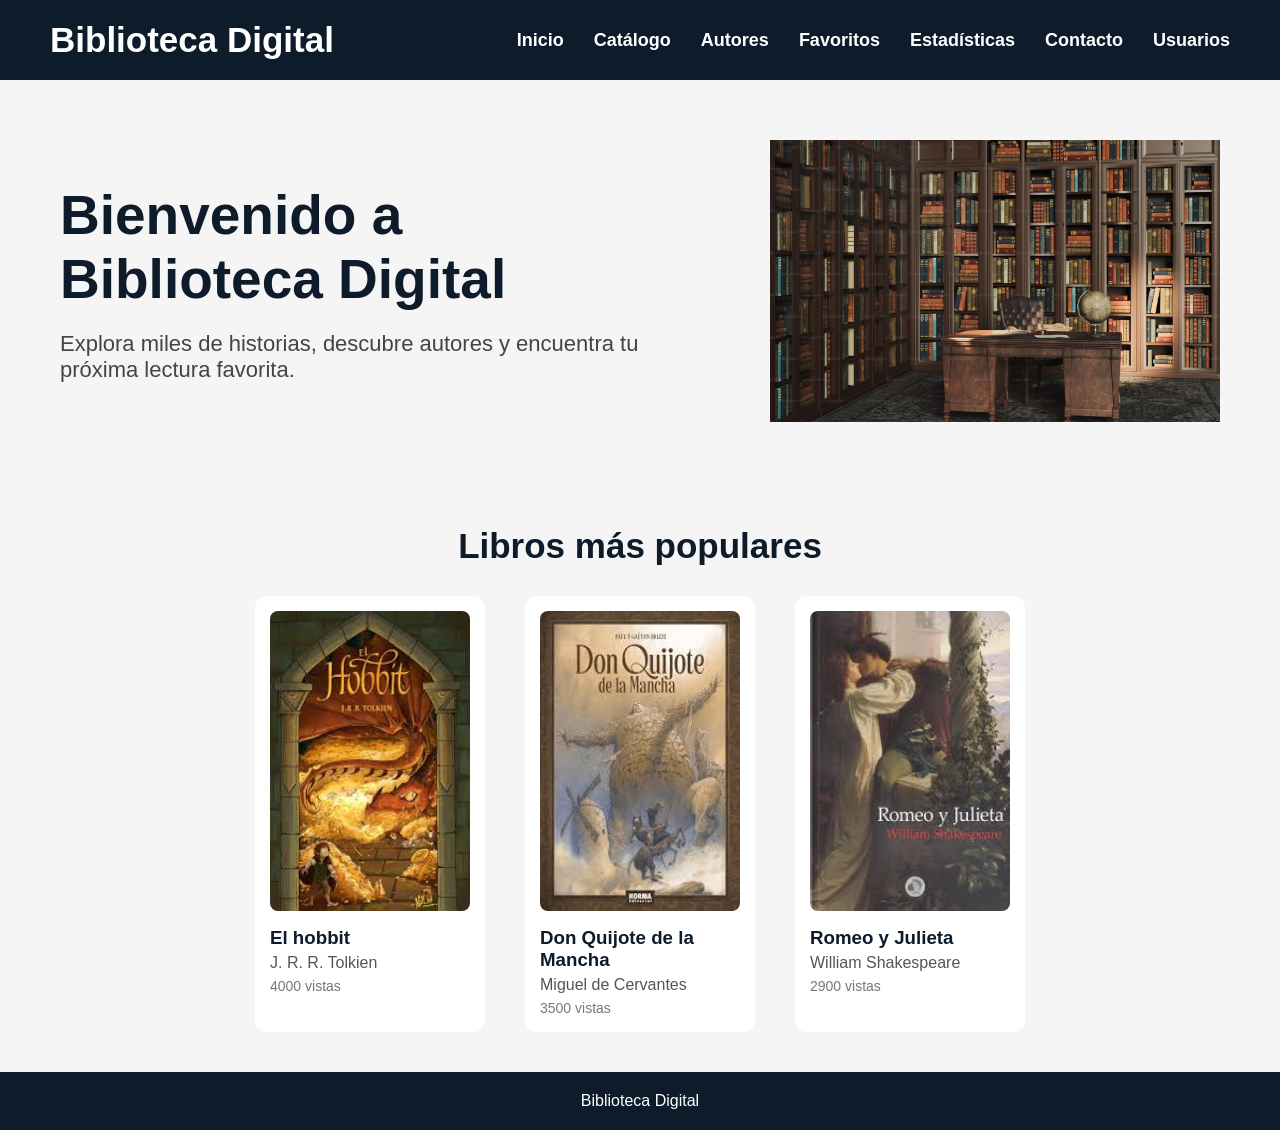
<file: index.html>
<!DOCTYPE html>
<html lang="es">

<head>
    <meta charset="UTF-8">
    <meta name="viewport" content="width=device-width, initial-scale=1.0">
    <title>Inicio</title>
    <link rel="stylesheet" href="CSS/inicio.css">
</head>
<body>
    <header>
        <div class="logo">
            <h1>Biblioteca Digital</h1>
        </div>
        <nav>
            <a href="index.html">Inicio</a>
            <a href="HTML/catalogo.html">Catálogo</a>
            <a href="HTML/autores.html">Autores</a>
            <a href="HTML/favoritos.html">Favoritos</a>
            <a href="HTML/estadisticas.html">Estadísticas</a>
            <a href="HTML/contacto.html">Contacto</a>
            <a href="HTML/usuarios.html">Usuarios</a>
        </nav>
    </header>
    <main>
        <section class="bienvenida">
            <div class="texto">
                <h2>Bienvenido a Biblioteca Digital</h2>
                <p>
                    Explora miles de historias, descubre autores y encuentra tu próxima lectura favorita.
                </p>
            </div>
            <div class="imagen">
                <img src="IMG/libros.jpg" alt="Libros">
            </div>
        </section>
        <section class="populares">
            <h2>Libros más populares</h2>
            <div class="contenedor-libros">
                <div class="libro">
                    <img src="IMG/hobbit.jpg" alt="El hobbit">
                    <h3>El hobbit</h3>
                    <p>J. R. R. Tolkien</p>
                    <span>4000 vistas</span>
                </div>
                <div class="libro">
                    <img src="IMG/quijote.jpg" alt="Don Quijote de la Mancha">
                    <h3>Don Quijote de la Mancha</h3>
                    <p>Miguel de Cervantes</p>
                    <span>3500 vistas</span>
                </div>
                <div class="libro">
                    <img src="IMG/romeoyjulieta.jpg" alt="Romeo y Julieta">
                    <h3>Romeo y Julieta</h3>
                    <p>William Shakespeare</p>
                    <span>2900 vistas</span>
                </div>
            </div>
        </section>
    </main>
    <footer>
        <p>Biblioteca Digital</p>
    </footer>
</body>
</html>
</file>
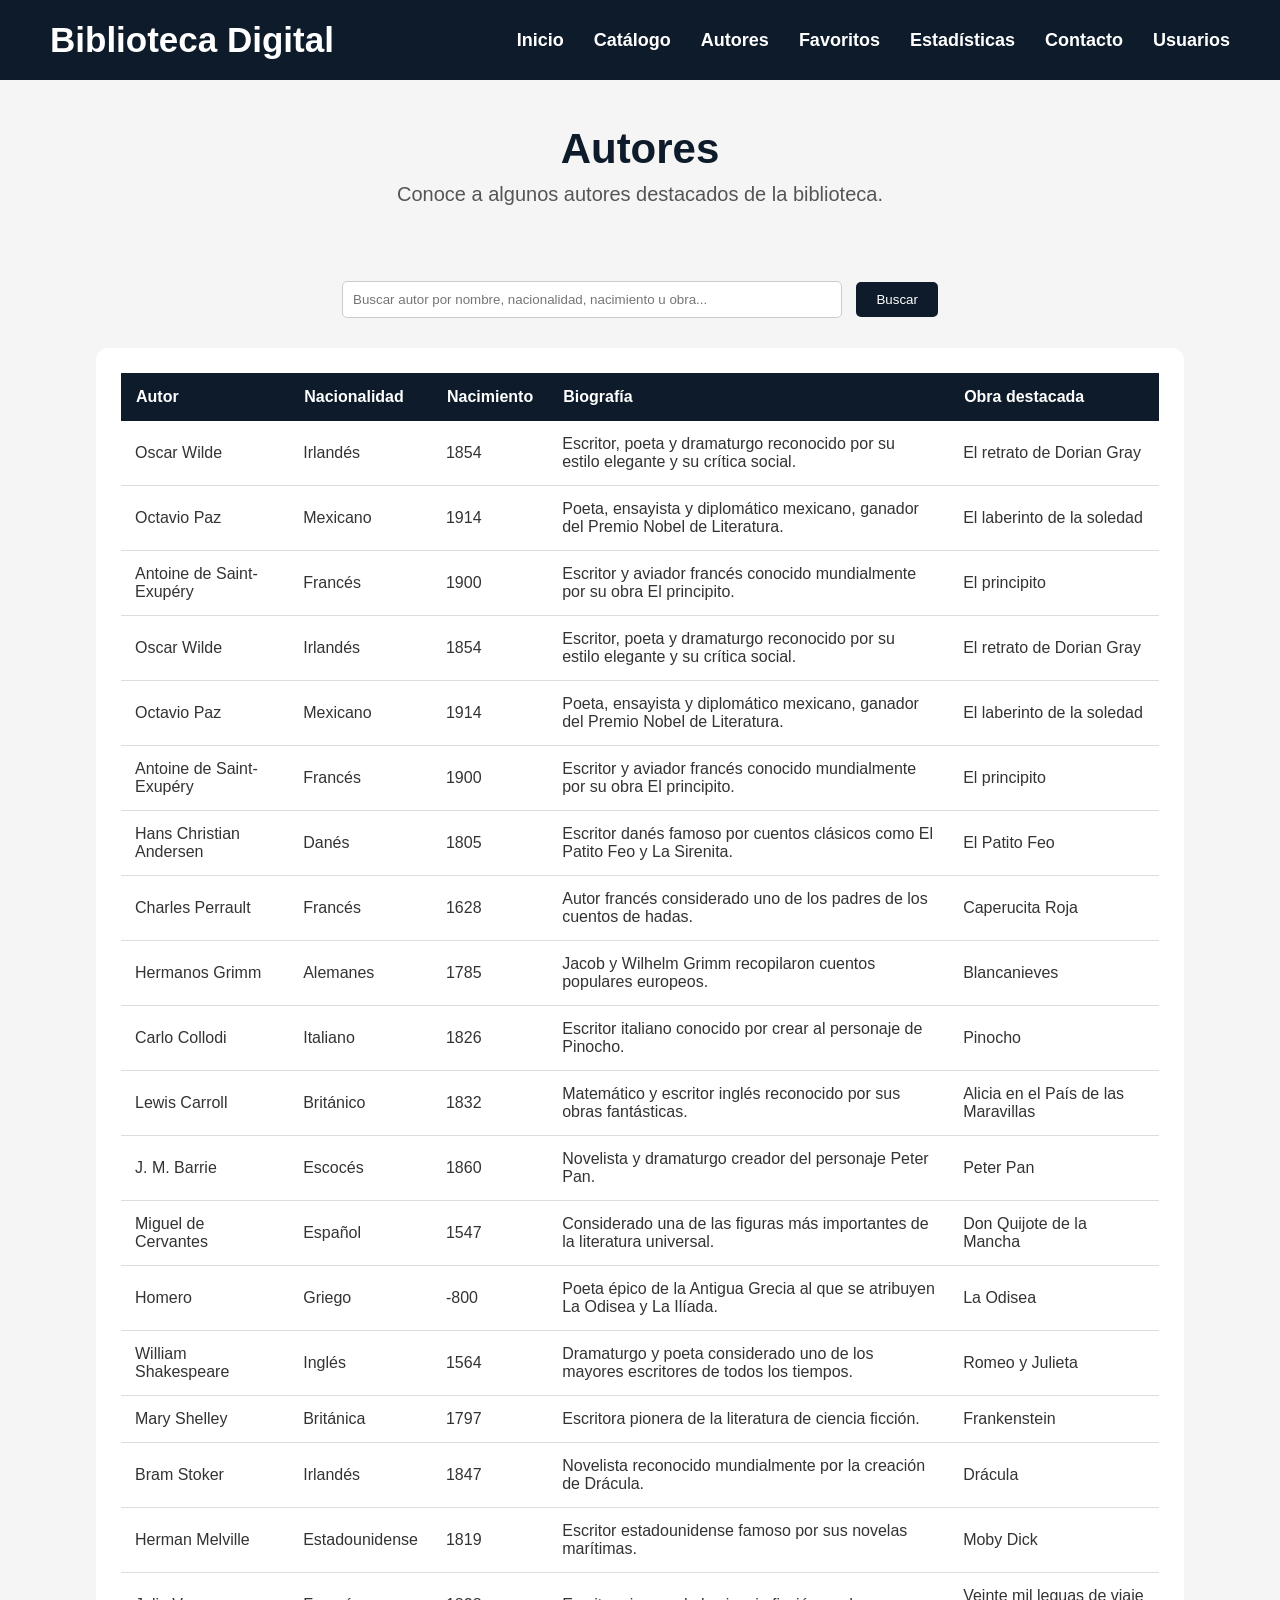
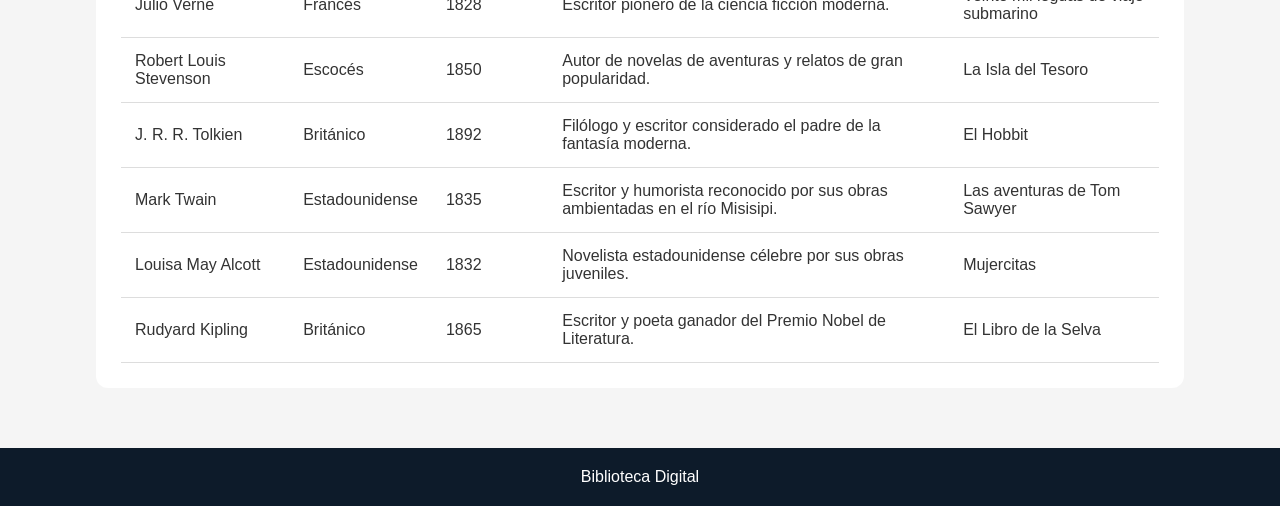
<file: HTML/autores.html>
<!DOCTYPE html>
<html lang="es">
<head>
    <meta charset="UTF-8">
    <meta name="viewport" content="width=device-width, initial-scale=1.0">
    <title>Autores</title>
    <link rel="stylesheet" href="../CSS/autores.css">
</head>
<body>
    <header>
        <div class="logo">
            <h1>Biblioteca Digital</h1>
        </div>
        <nav>
            <a href="../index.html">Inicio</a>
            <a href="catalogo.html">Catálogo</a>
            <a href="autores.html">Autores</a>
            <a href="favoritos.html">Favoritos</a>
            <a href="estadisticas.html">Estadísticas</a>
            <a href="contacto.html">Contacto</a>
            <a href="usuarios.html">Usuarios</a>
        </nav>
    </header>
    <main>
        <section class="titulo-autores">
            <h2>Autores</h2>
            <p>Conoce a algunos autores destacados de la biblioteca.</p>
        </section>

        <section class="busqueda">
            <input type="text" id="buscarAutor" placeholder="Buscar autor por nombre, nacionalidad, nacimiento u obra...">
            <button id="btnBuscar">Buscar</button>
        </section>

        <section class="tabla-autores">
            <table>
                <thead>
                    <tr>
                        <th>Autor</th>
                        <th>Nacionalidad</th>
                        <th>Nacimiento</th>
                        <th>Biografía</th>
                        <th>Obra destacada</th>
                    </tr>
                </thead>
                <tbody id="tablaAutores"></tbody>
            </table>
        </section>
    </main>
    <footer>
        <p>Biblioteca Digital</p>
    </footer>

    <script src="../JavaScript/autores.js"></script>
</body>

</html>
</file>
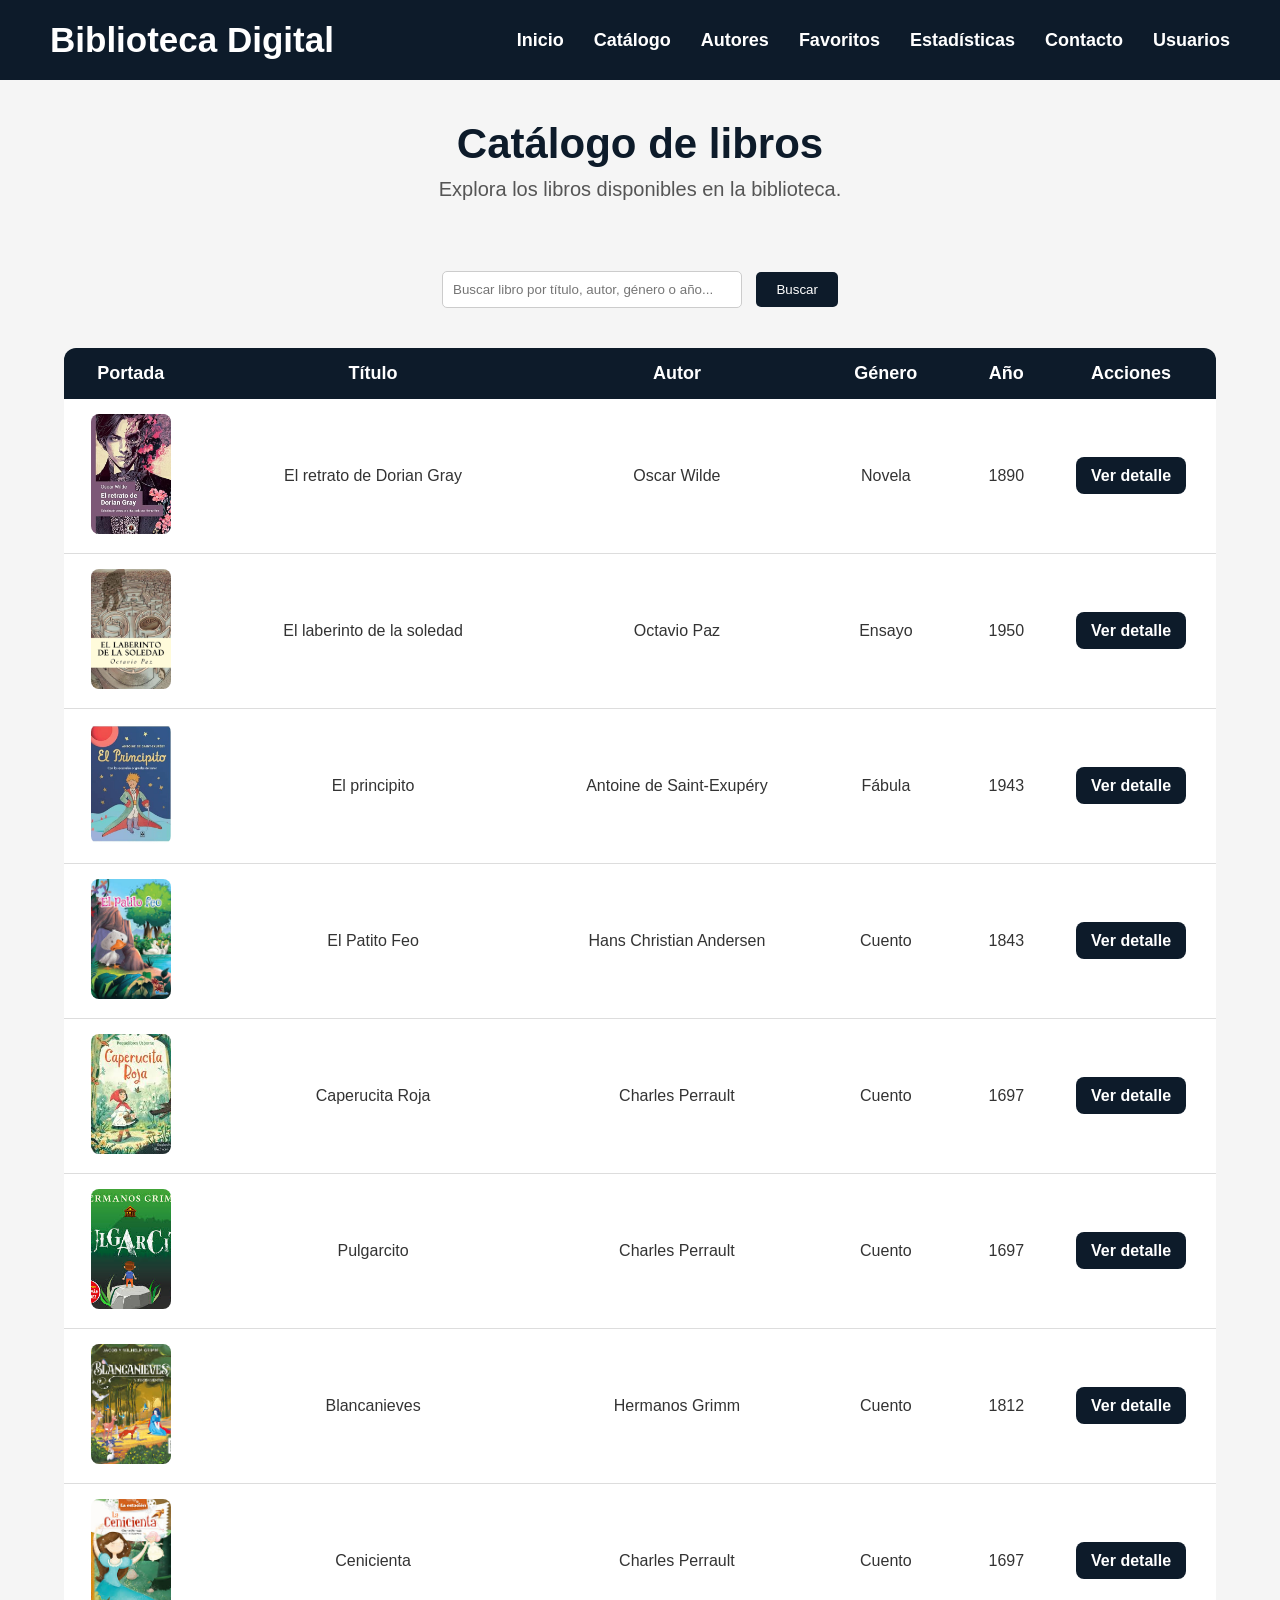
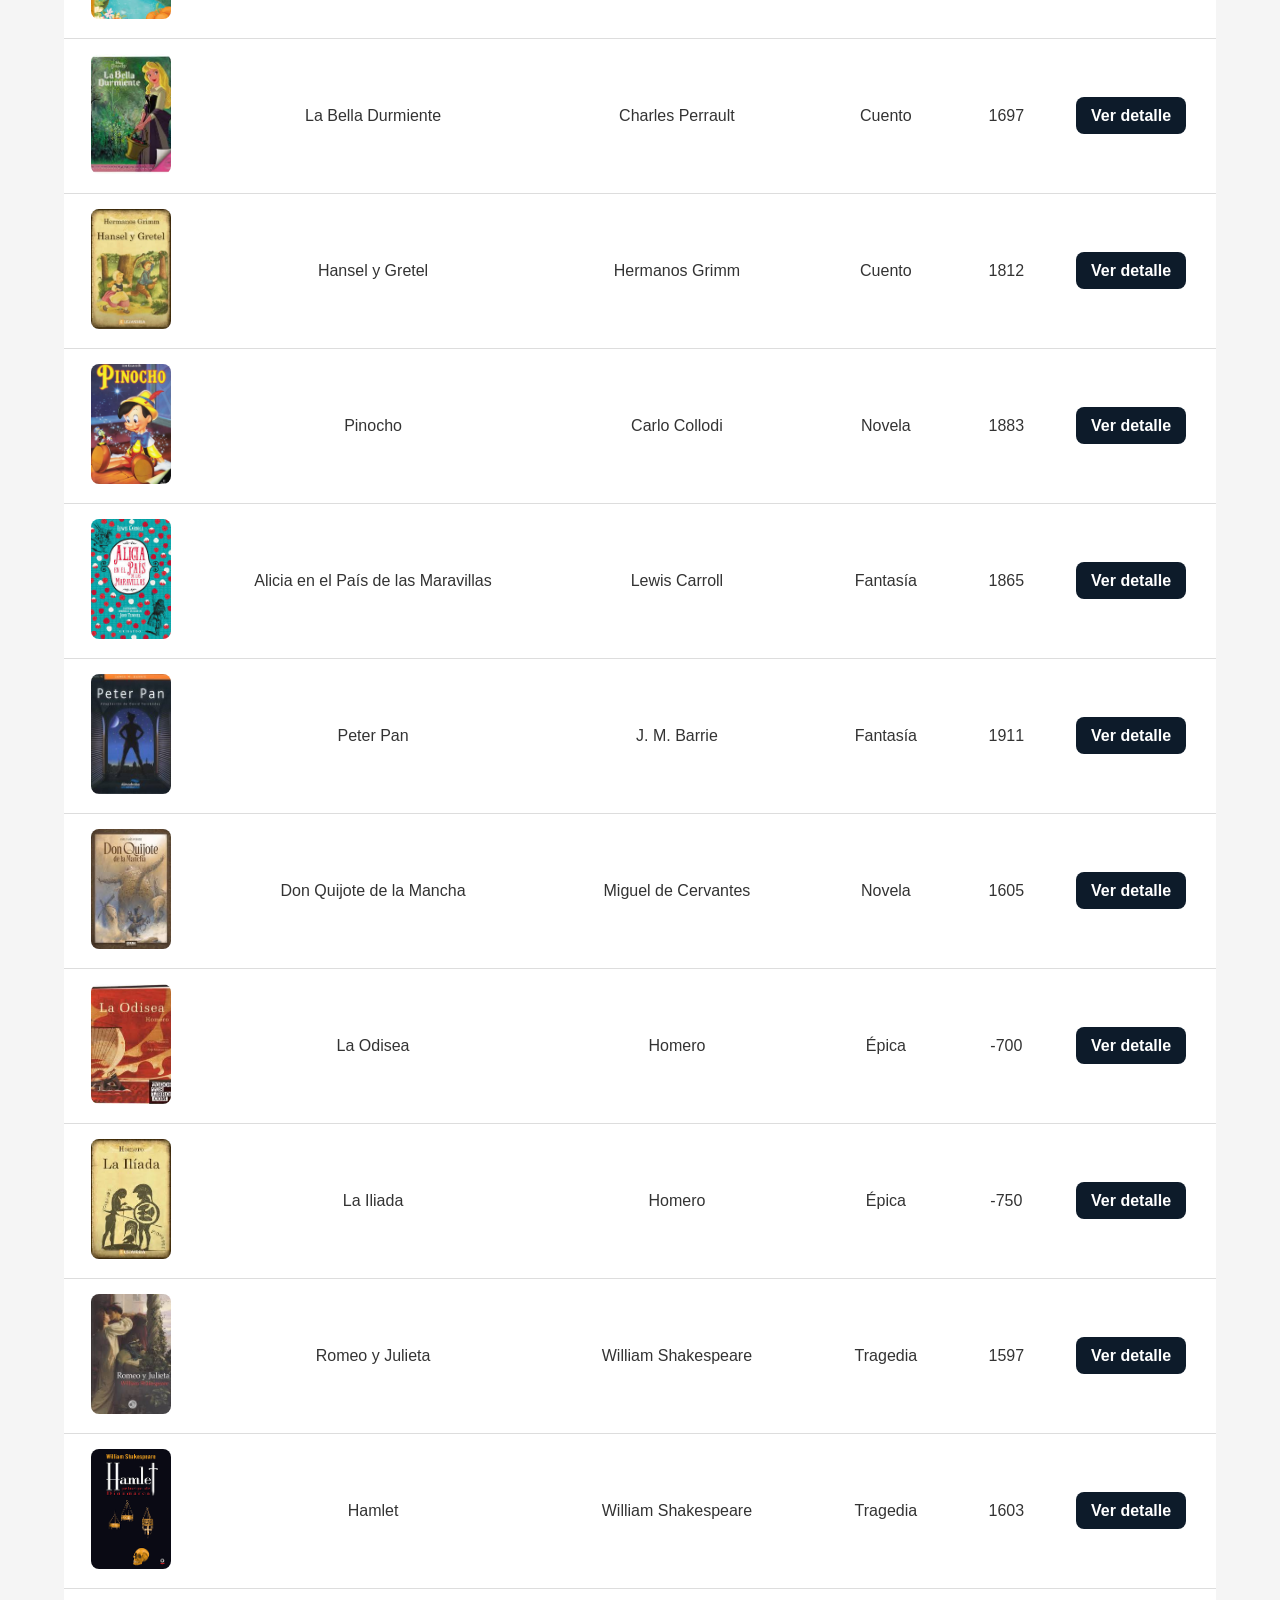
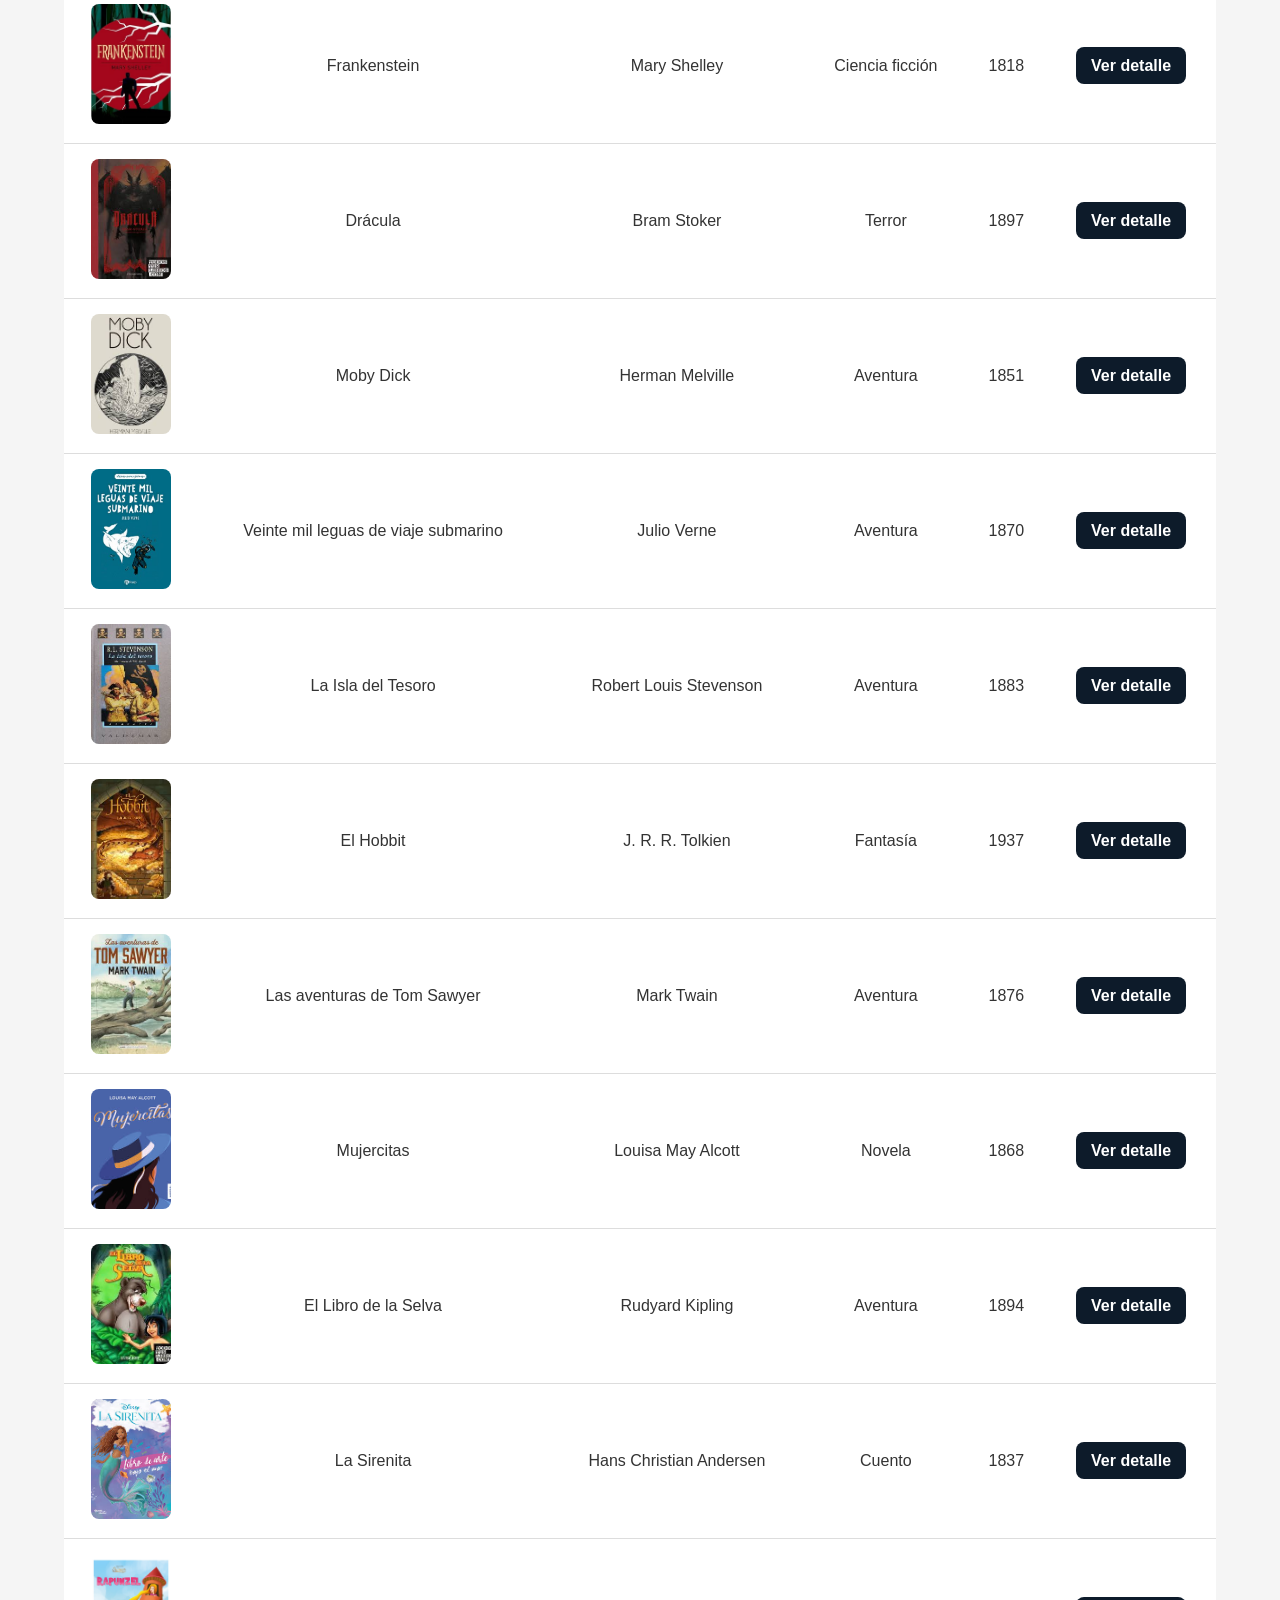
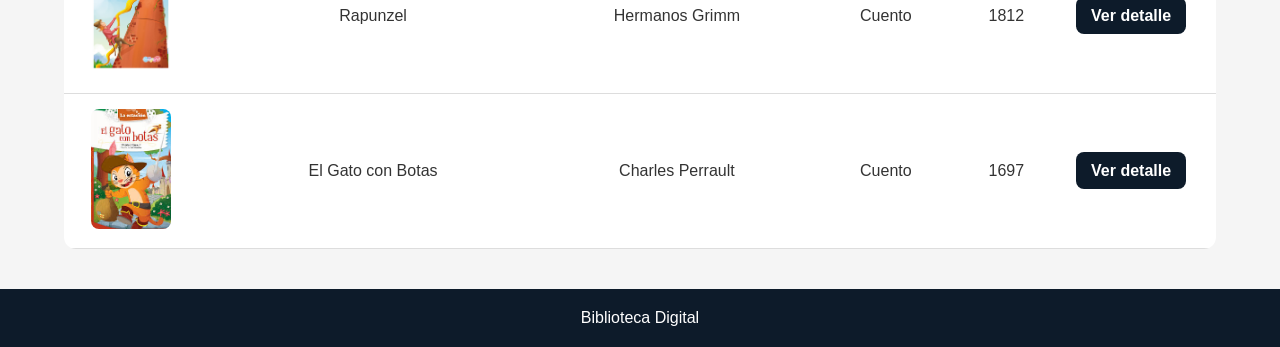
<file: HTML/catalogo.html>
<!DOCTYPE html>
<html lang="es">

<head>
    <meta charset="UTF-8">
    <meta name="viewport" content="width=device-width, initial-scale=1.0">
    <title>Catálogo</title>
    <link rel="stylesheet" href="../CSS/catalogo.css">
</head>

<body>
    <header>
        <div class="logo">
            <h1>Biblioteca Digital</h1>
        </div>
        <nav>
            <a href="../index.html">Inicio</a>
            <a href="catalogo.html">Catálogo</a>
            <a href="autores.html">Autores</a>
            <a href="favoritos.html">Favoritos</a>
            <a href="estadisticas.html">Estadísticas</a>
            <a href="contacto.html">Contacto</a>
            <a href="usuarios.html">Usuarios</a>
        </nav>
    </header>
    <main>
        <section class="titulo-catalogo">
            <h2>Catálogo de libros</h2>
            <p>Explora los libros disponibles en la biblioteca.</p>
        </section>

        <section class="busqueda">
            <input type="text" id="buscarLibro" placeholder="Buscar libro por título, autor, género o año...">
            <button id="btnBuscar">Buscar</button>
        </section>

        <section class="tabla-catalogo">
            <table>
                <thead>
                    <tr>
                        <th>Portada</th>
                        <th>Título</th>
                        <th>Autor</th>
                        <th>Género</th>
                        <th>Año</th>
                        <th>Acciones</th>
                    </tr>
                </thead>
                <tbody id="tablaLibros"></tbody>
            </table>
        </section>
    </main>
    <footer>
        <p>Biblioteca Digital</p>
    </footer>
    <script src="../JavaScript/catalogo.js"></script>
</body>

</html>
</file>
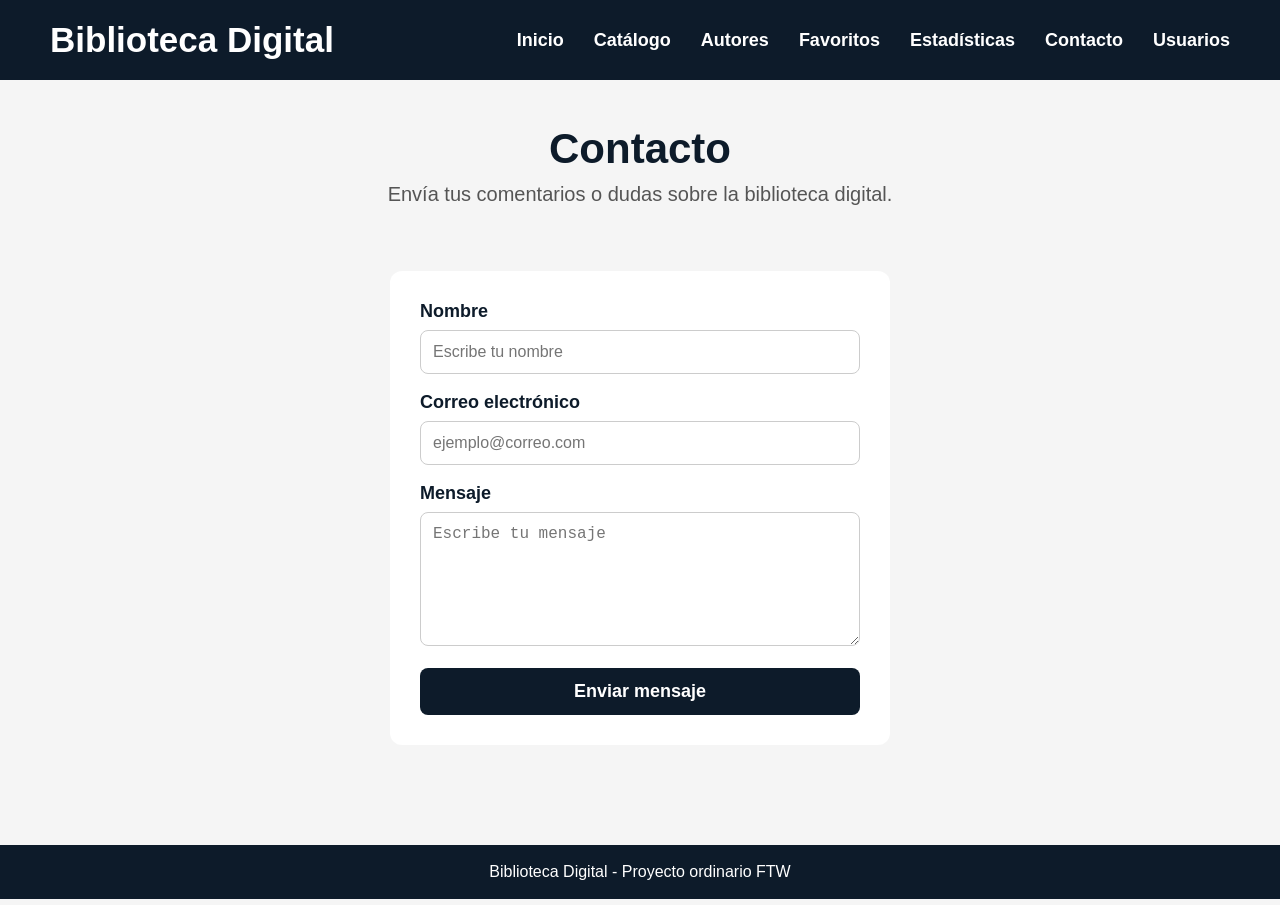
<file: HTML/contacto.html>
<!DOCTYPE html>
<html lang="es">
<head>
    <meta charset="UTF-8">
    <meta name="viewport" content="width=device-width, initial-scale=1.0">
    <title>Contacto</title>
    <link rel="stylesheet" href="../CSS/contacto.css">
</head>
<body>
    <header>
        <div class="logo">
            <h1>Biblioteca Digital</h1>
        </div>
        <nav>
            <a href="../index.html">Inicio</a>
            <a href="catalogo.html">Catálogo</a>
            <a href="autores.html">Autores</a>
            <a href="favoritos.html">Favoritos</a>
            <a href="estadisticas.html">Estadísticas</a>
            <a href="contacto.html">Contacto</a>
            <a href="usuarios.html">Usuarios</a>
        </nav>
    </header>
    <main>
        <section class="titulo-contacto">
            <h2>Contacto</h2>
            <p>Envía tus comentarios o dudas sobre la biblioteca digital.</p>
        </section>

        <section class="contenedor-contacto">
            <form class="formulario">

                <label for="nombre">Nombre</label>
                <input type="text" id="nombre" name="nombre" placeholder="Escribe tu nombre">

                <label for="correo">Correo electrónico</label>
                <input type="email" id="correo" name="correo" placeholder="ejemplo@correo.com">

                <label for="mensaje">Mensaje</label>
                <textarea id="mensaje" name="mensaje" rows="6" placeholder="Escribe tu mensaje"></textarea>

                <button type="button" id="btnEnviar">
                    Enviar mensaje
                </button>

                <p id="resultadoValidacion"></p>

            </form>
        </section>
    </main>

    <footer>
        <p>Biblioteca Digital - Proyecto ordinario FTW</p>
    </footer>

    <script src="../JavaScript/contacto.js"></script>

</body>

</html>
</file>
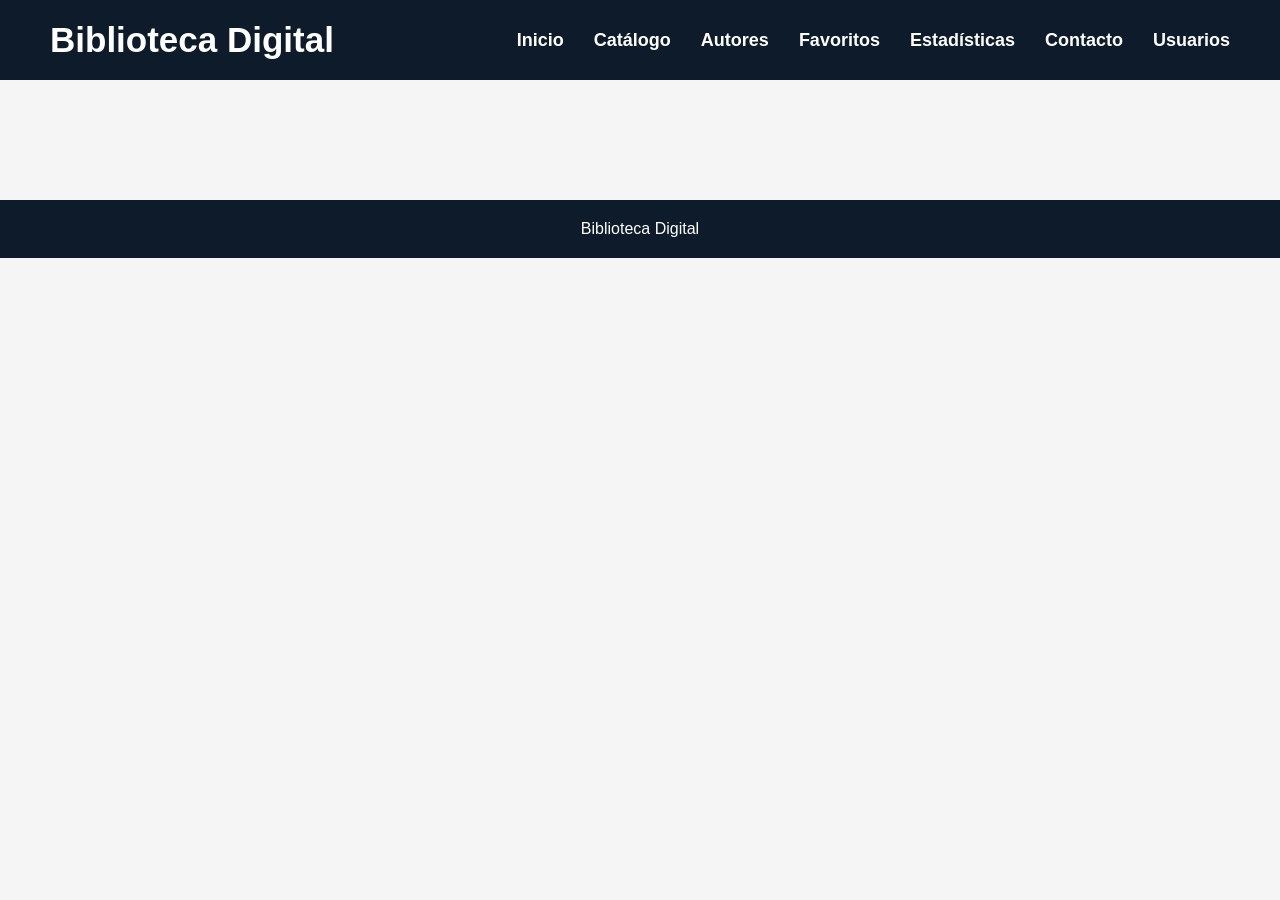
<file: HTML/detalle-libro.html>
<!DOCTYPE html>
<html lang="es">

<head>
    <meta charset="UTF-8">
    <meta name="viewport" content="width=device-width, initial-scale=1.0">
    <title>Detalle del libro</title>
    <link rel="stylesheet" href="../CSS/detalle-libro.css">
</head>

<body>
    <header>
        <div class="logo">
            <h1>Biblioteca Digital</h1>
        </div>
        <nav>
            <a href="../index.html">Inicio</a>
            <a href="catalogo.html">Catálogo</a>
            <a href="autores.html">Autores</a>
            <a href="favoritos.html">Favoritos</a>
            <a href="estadisticas.html">Estadísticas</a>
            <a href="contacto.html">Contacto</a>
            <a href="usuarios.html">Usuarios</a>
        </nav>
    </header>
    <main>
        <main>
            <section class="detalle" id="detalleLibro"> </section>
        </main>
    </main>
    <footer>
        <p>Biblioteca Digital</p>
    </footer>

    <script src="../JavaScript/detalle-libro.js"></script>
    
</body>

</html>
</file>
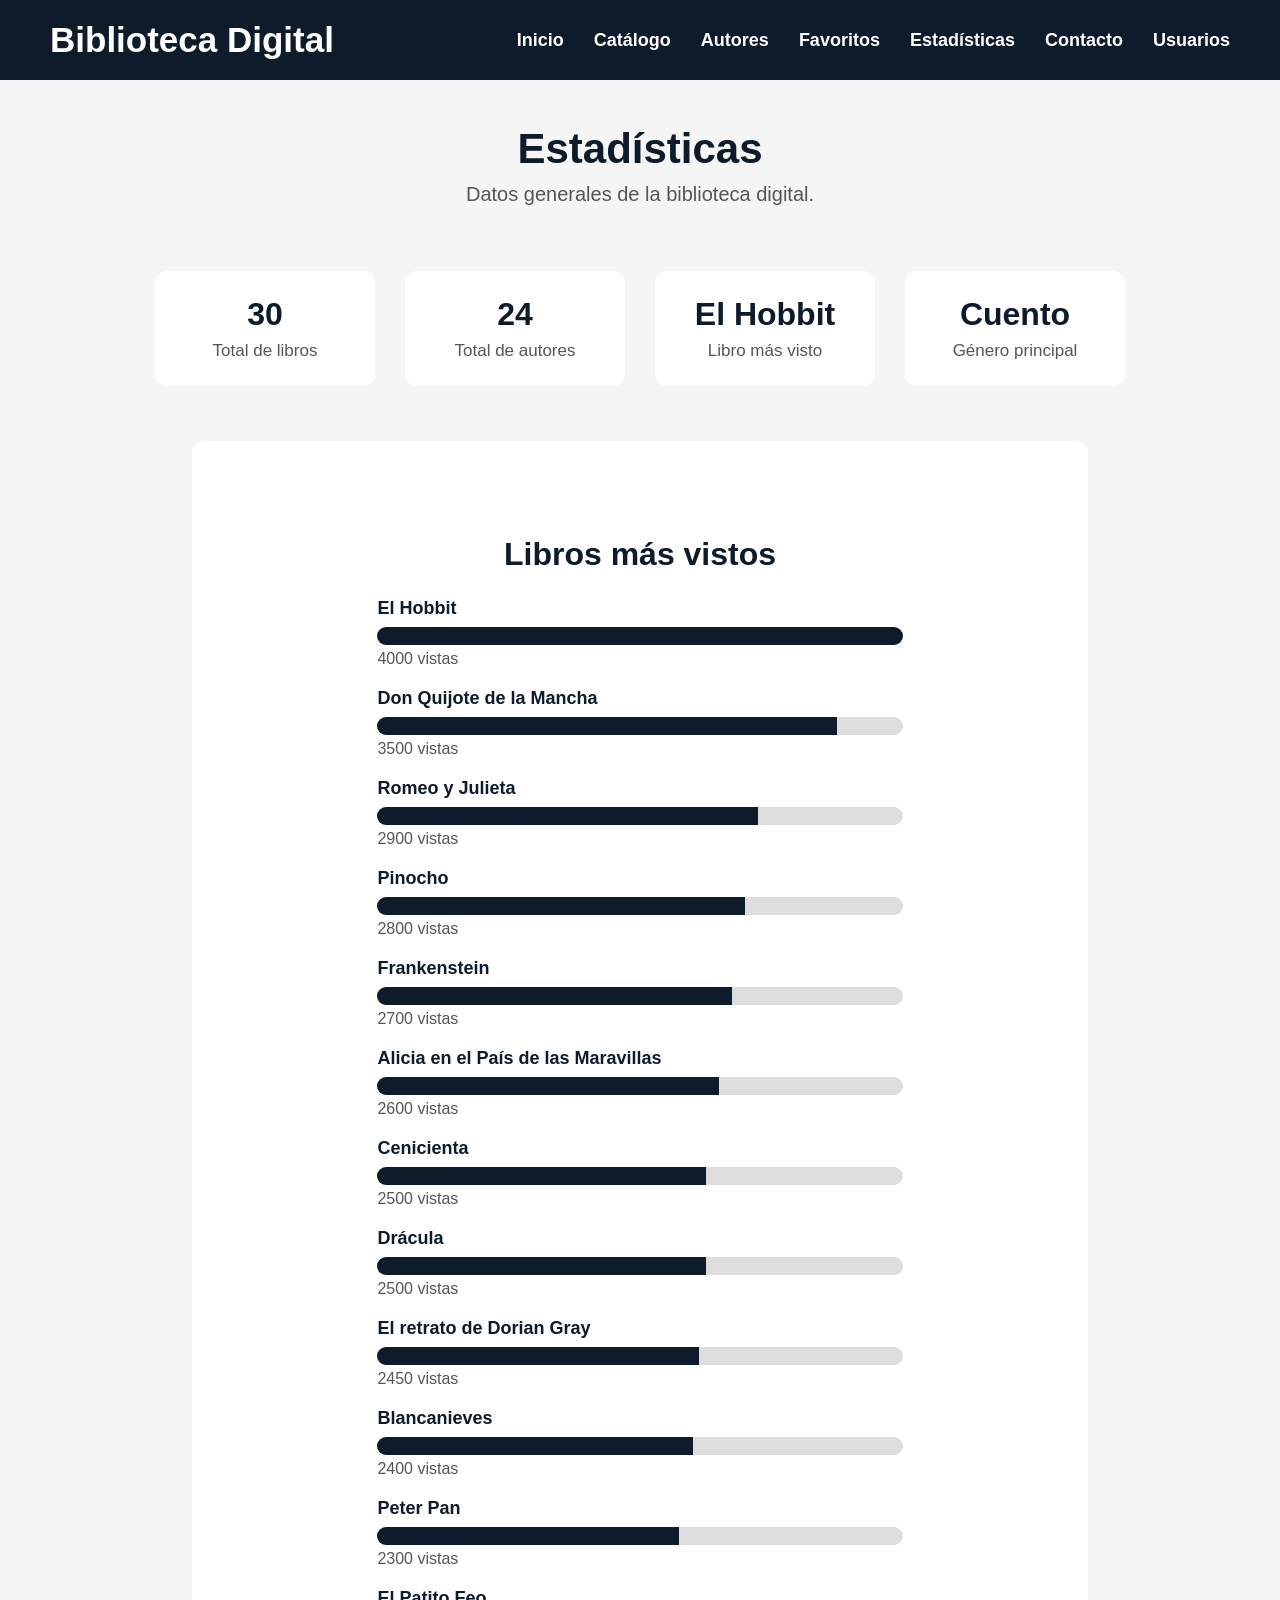
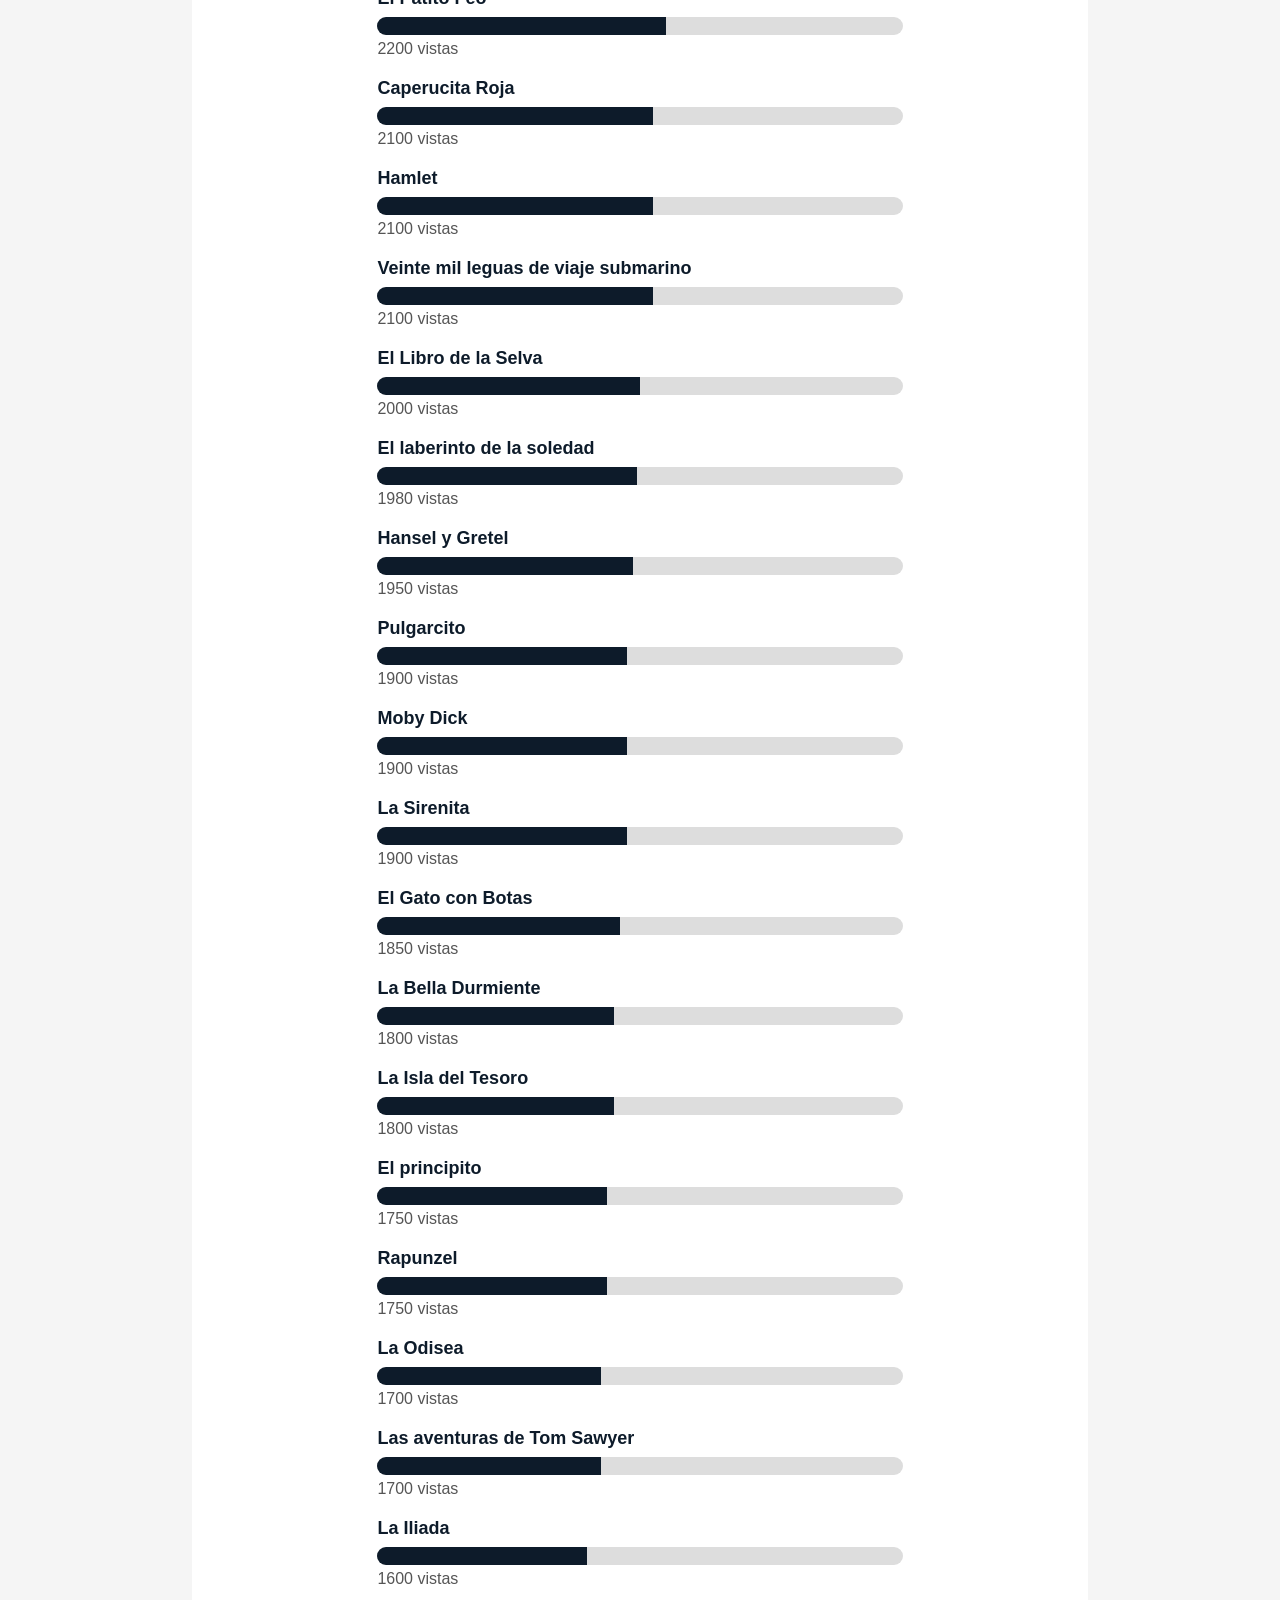
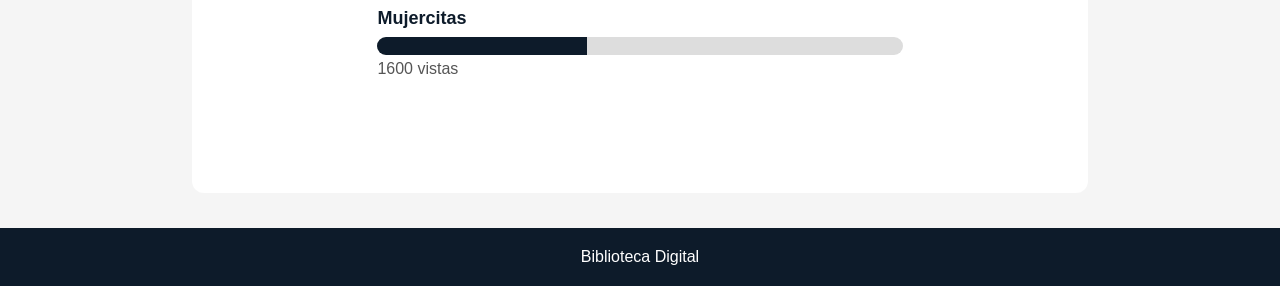
<file: HTML/estadisticas.html>
<!DOCTYPE html>
<html lang="es">

<head>
    <meta charset="UTF-8">
    <meta name="viewport" content="width=device-width, initial-scale=1.0">
    <title>Estadísticas</title>
    <link rel="stylesheet" href="../CSS/estadisticas.css">
</head>

<body>
    <header>
        <div class="logo">
            <h1>Biblioteca Digital</h1>
        </div>
        <nav>
            <a href="../index.html">Inicio</a>
            <a href="catalogo.html">Catálogo</a>
            <a href="autores.html">Autores</a>
            <a href="favoritos.html">Favoritos</a>
            <a href="estadisticas.html">Estadísticas</a>
            <a href="contacto.html">Contacto</a>
            <a href="usuarios.html">Usuarios</a>
        </nav>
    </header>
    <main>
        <section class="titulo-estadisticas">
            <h2>Estadísticas</h2>
            <p>Datos generales de la biblioteca digital.</p>
        </section>
        <section class="tarjetas">
            <div class="tarjeta">
                <h4 id="totalLibros">0</h4>
                <p>Total de libros</p>
            </div>
            <div class="tarjeta">
                <h4 id="totalAutores">0</h4>
                <p>Total de autores</p>
            </div>
            <div class="tarjeta">
                <h4 id="libroMasVisto"></h4>
                <p>Libro más visto</p>
            </div>
            <div class="tarjeta">
                <h4 id="generoPrincipal">---</h4>
                <p>Género principal</p>
            </div>
        </section>
        </section>
        <section class="mas-vistos">
            <section class="mas-vistos">
                <h2>Libros más vistos</h2>
                <div id="contenedorBarras">
                </div>
            </section>
        </section>
    </main>
    <footer>
        <p>Biblioteca Digital</p>
    </footer>

    <script src="../JavaScript/estadisticas.js"></script>
    
</body>

</html>
</file>
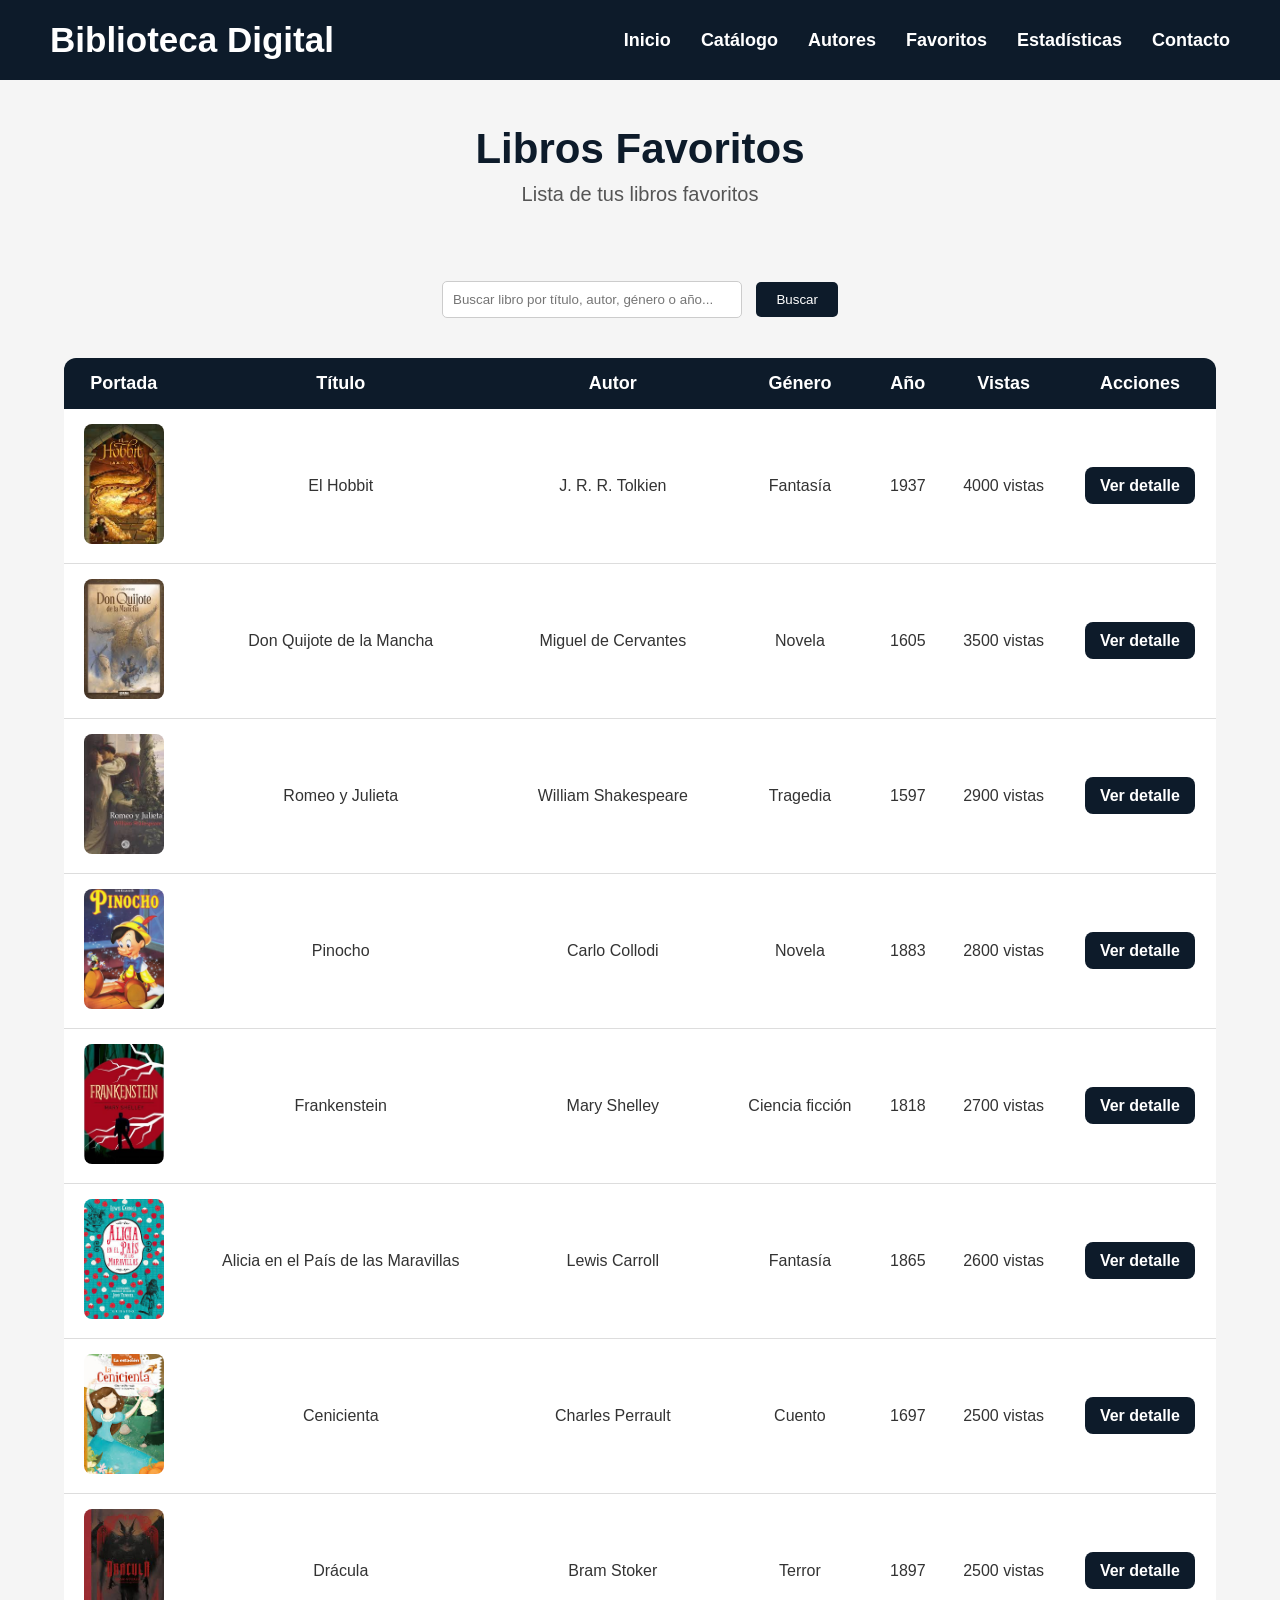
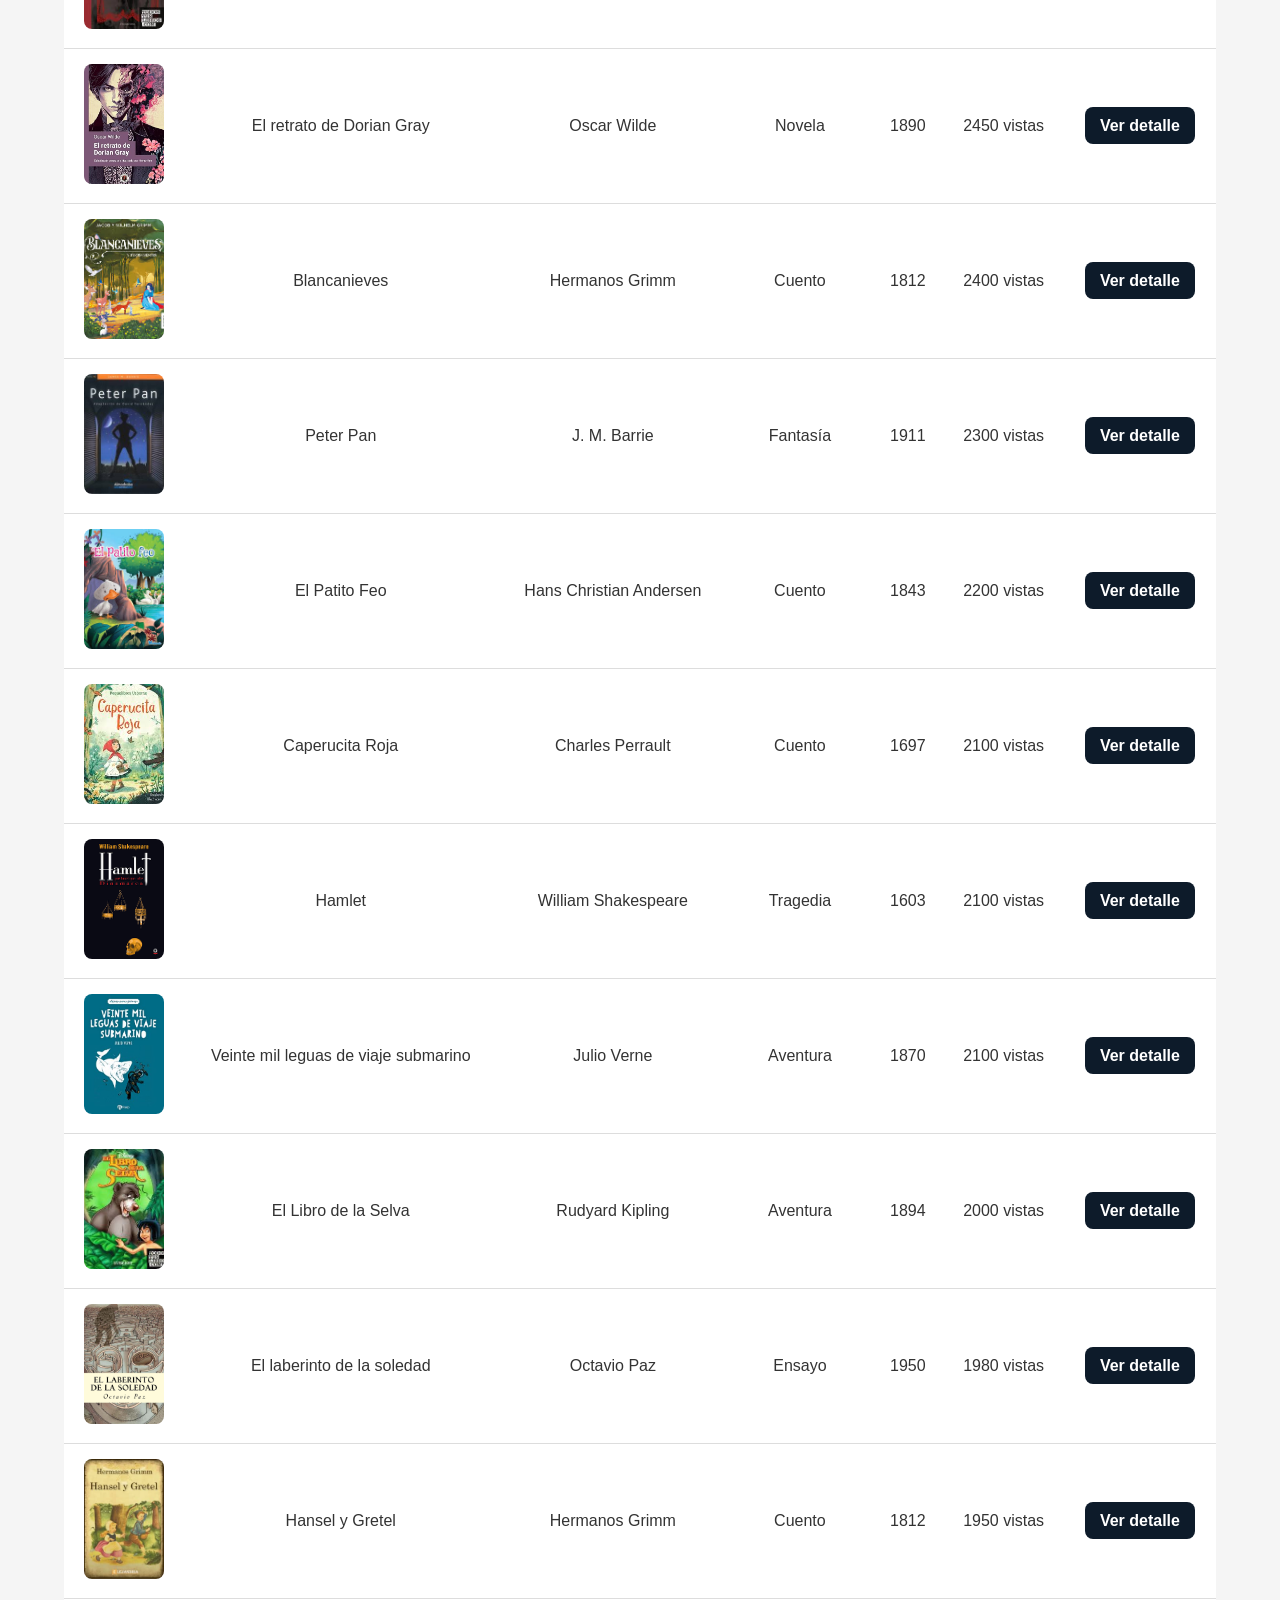
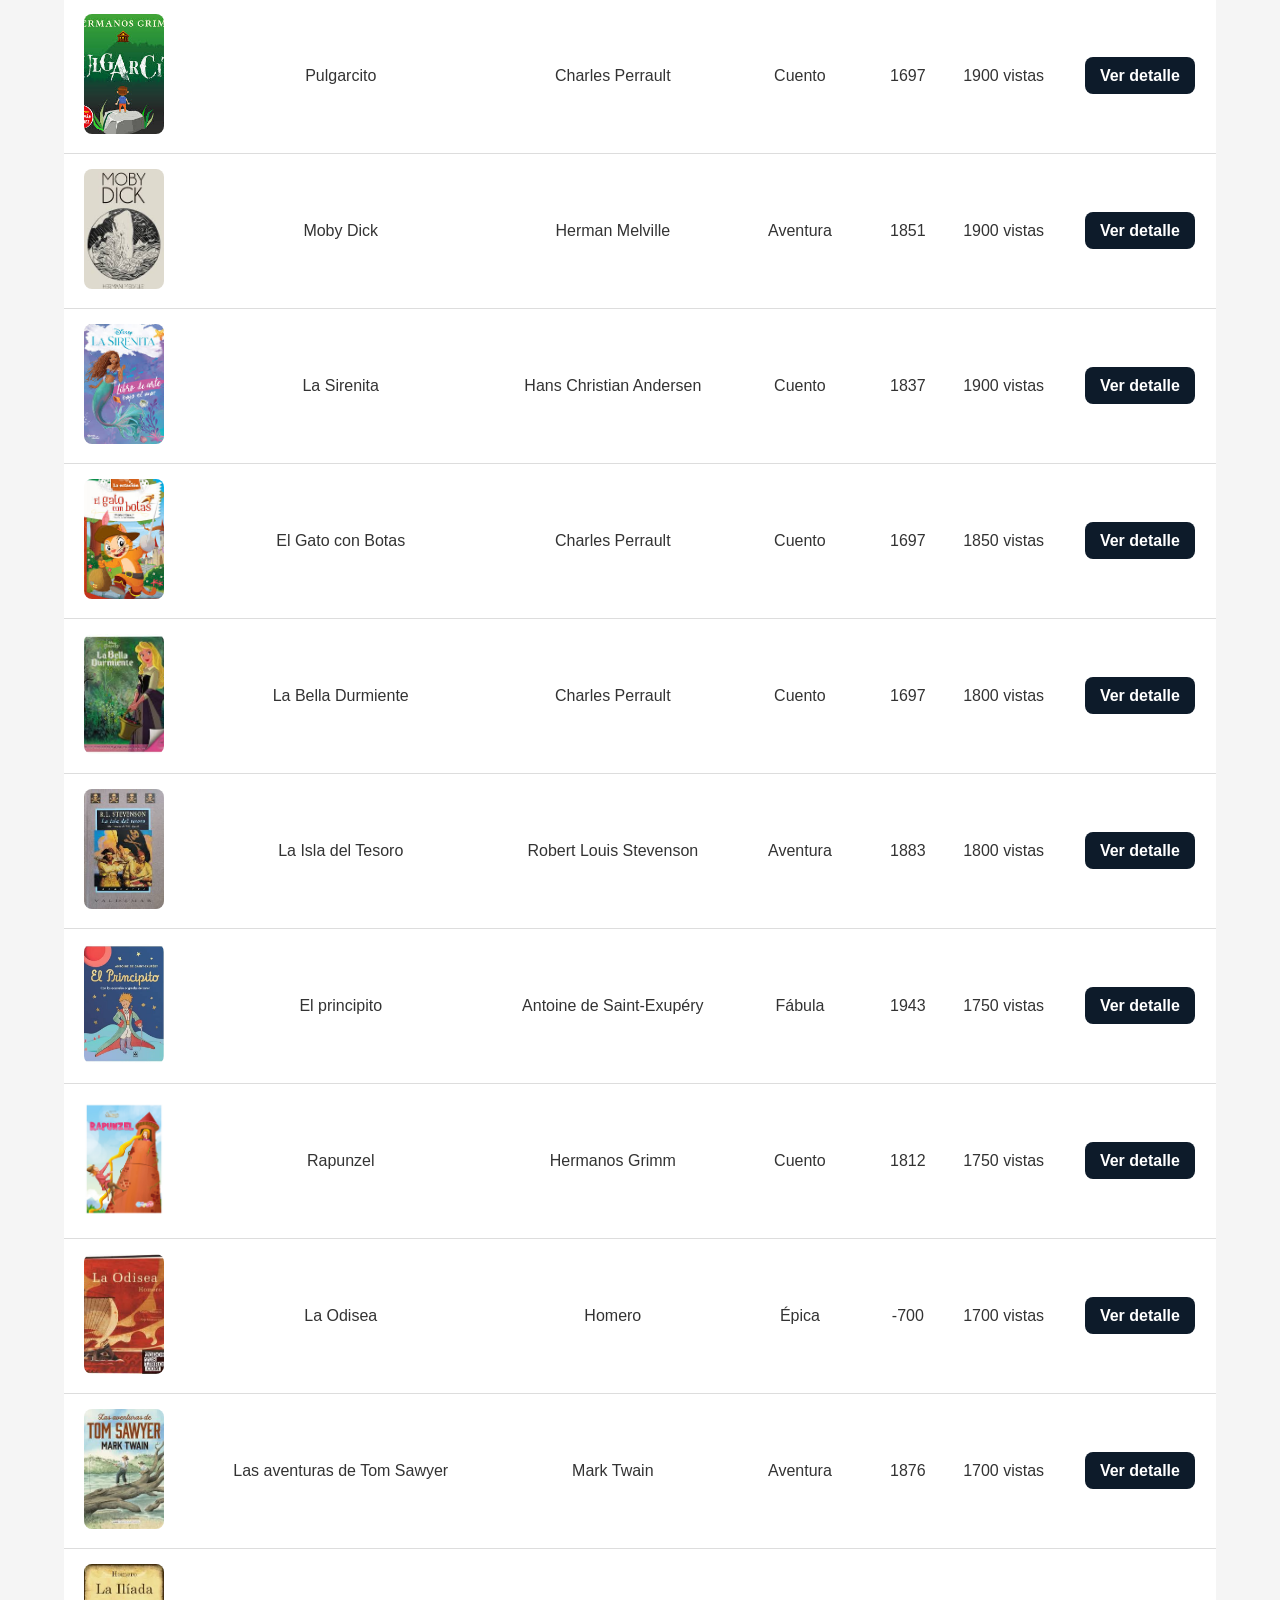
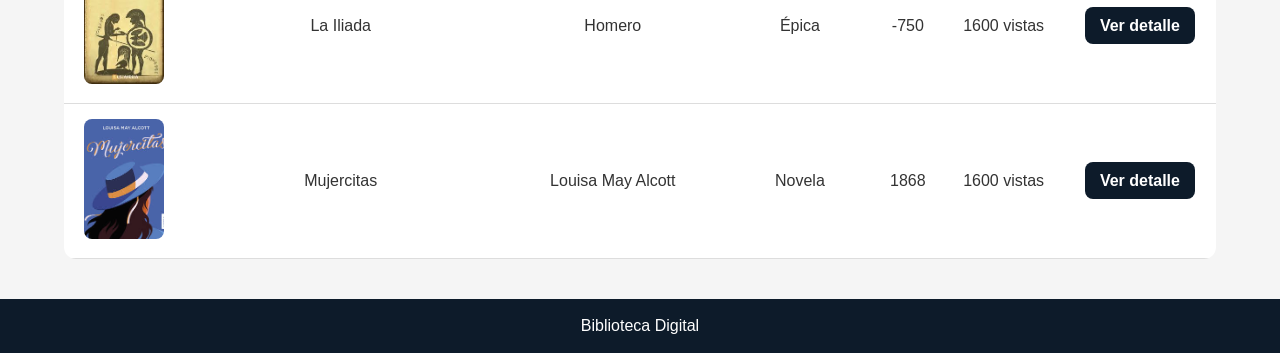
<file: HTML/favoritos.html>
<!DOCTYPE html>
<html lang="es">

<head>
    <meta charset="UTF-8">
    <meta name="viewport" content="width=device-width, initial-scale=1.0">
    <title>Favoritos</title>
    <link rel="stylesheet" href="../CSS/favoritos.css">
</head>

<body>
    <header>
        <div class="logo">
            <h1>Biblioteca Digital</h1>
        </div>
        <nav>
            <a href="../index.html">Inicio</a>
            <a href="catalogo.html">Catálogo</a>
            <a href="autores.html">Autores</a>
            <a href="favoritos.html">Favoritos</a>
            <a href="estadisticas.html">Estadísticas</a>
            <a href="contacto.html">Contacto</a>
        </nav>
    </header>
    <main>
        <section class="titulo-favoritos">
            <h2>Libros Favoritos</h2>
            <p>Lista de tus libros favoritos</p>
        </section>

        <section class="busqueda">
            <input type="text" id="buscarLibro" placeholder="Buscar libro por título, autor, género o año...">
            <button id="btnBuscar">Buscar</button>
        </section>

        <section class="tabla-favoritos">
            <table>
                    <thead>
                        <tr>
                            <th>Portada</th>
                            <th>Título</th>
                            <th>Autor</th>
                            <th>Género</th>
                            <th>Año</th>
                            <th>Vistas</th>
                            <th>Acciones</th>
                        </tr>
                    </thead>
                    <tbody id="tablaFavoritos"></tbody>
            </table>
        </section>
    </main>
    <footer>
        <p>Biblioteca Digital</p>
    </footer>

    <script src="../JavaScript/favoritos.js"></script>

</body>

</html>
</file>
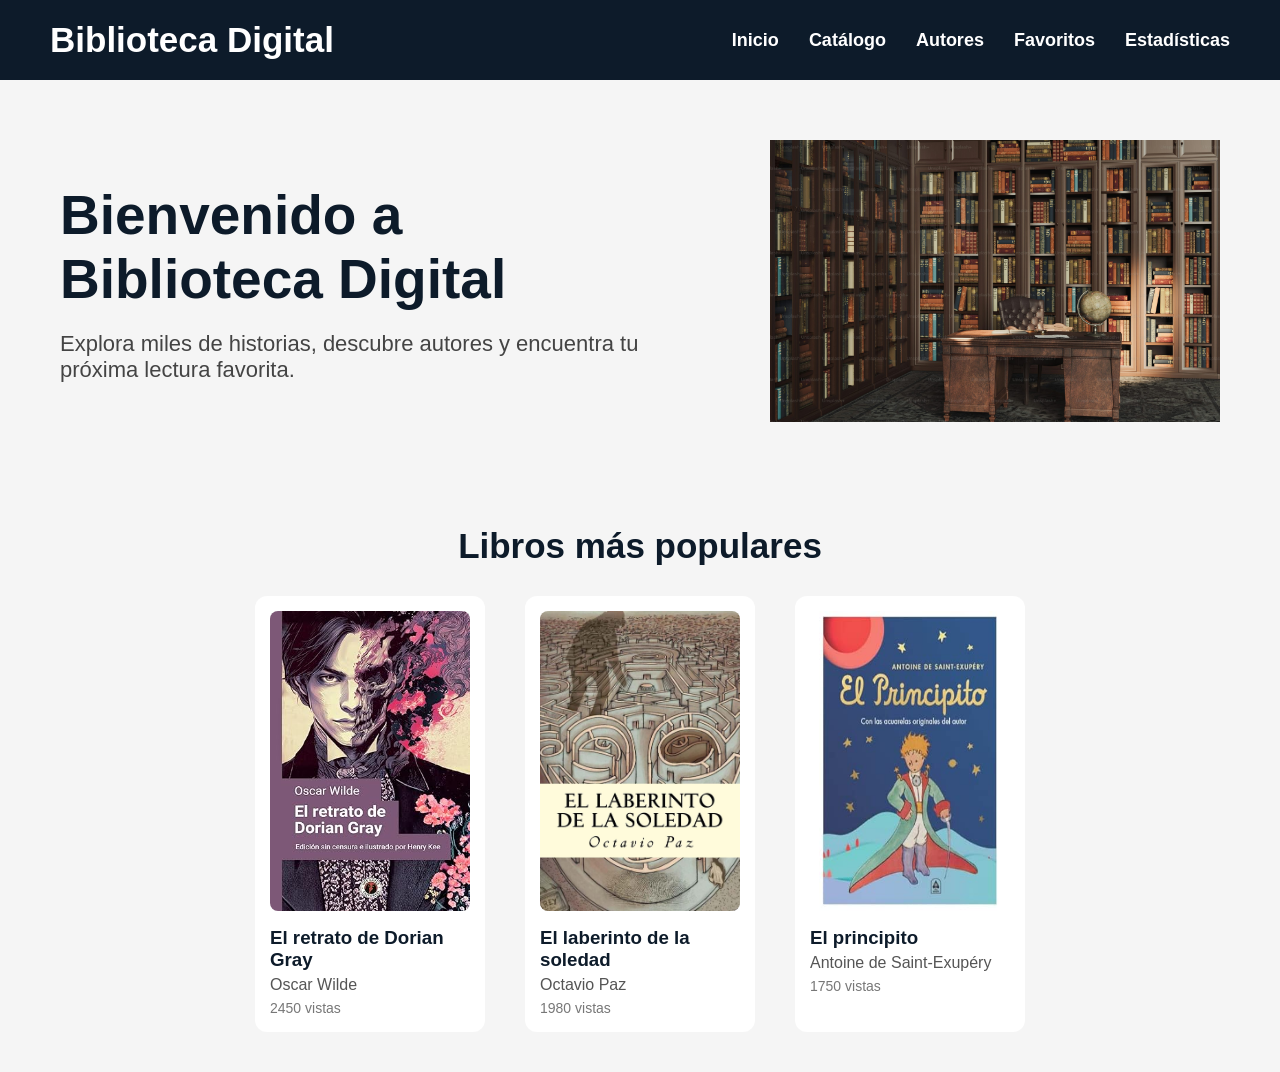
<file: HTML/inicio.html>
<!DOCTYPE html>
<html lang="es">

<head>
    <meta charset="UTF-8">
    <meta name="viewport" content="width=device-width, initial-scale=1.0">
    <title>Inicio</title>
    <link rel="stylesheet" href="../CSS/inicio.css">
</head>

<body>
    <header>
        <div class="logo">
            <h1>Biblioteca Digital</h1>
        </div>
        <nav>
            <a href="inicio.html">Inicio</a>
            <a href="catalogo.html">Catálogo</a>
            <a href="autores.html">Autores</a>
            <a href="favoritos.html">Favoritos</a>
            <a href="estadisticas.html">Estadísticas</a>
        </nav>
    </header>
    <main>
        <section class="bienvenida">
            <div class="texto">
                <h2>Bienvenido a Biblioteca Digital</h2>
                <p>
                    Explora miles de historias, descubre autores y encuentra tu próxima lectura favorita.
                </p>
            </div>
            <div class="imagen">
                <img src="../IMG/libros.jpg" alt="Libros">
            </div>
        </section>
        <section class="populares">
            <h2>Libros más populares</h2>
            <div class="contenedor-libros">
                <div class="libro">
                    <img src="../IMG/retrato.jpg">
                    <h3>El retrato de Dorian Gray</h3>
                    <p>Oscar Wilde</p>
                    <span>2450 vistas</span>
                </div>
                <div class="libro">
                    <img src="../IMG/laberinto.jpg">
                    <h3>El laberinto de la soledad</h3>
                    <p>Octavio Paz</p>
                    <span>1980 vistas</span>
                </div>
                <div class="libro">
                    <img src="../IMG/principito.jpg">
                    <h3>El principito</h3>
                    <p>Antoine de Saint-Exupéry</p>
                    <span>1750 vistas</span>
                </div>
            </div>
        </section>
    </main>
</body>

</html>
</file>
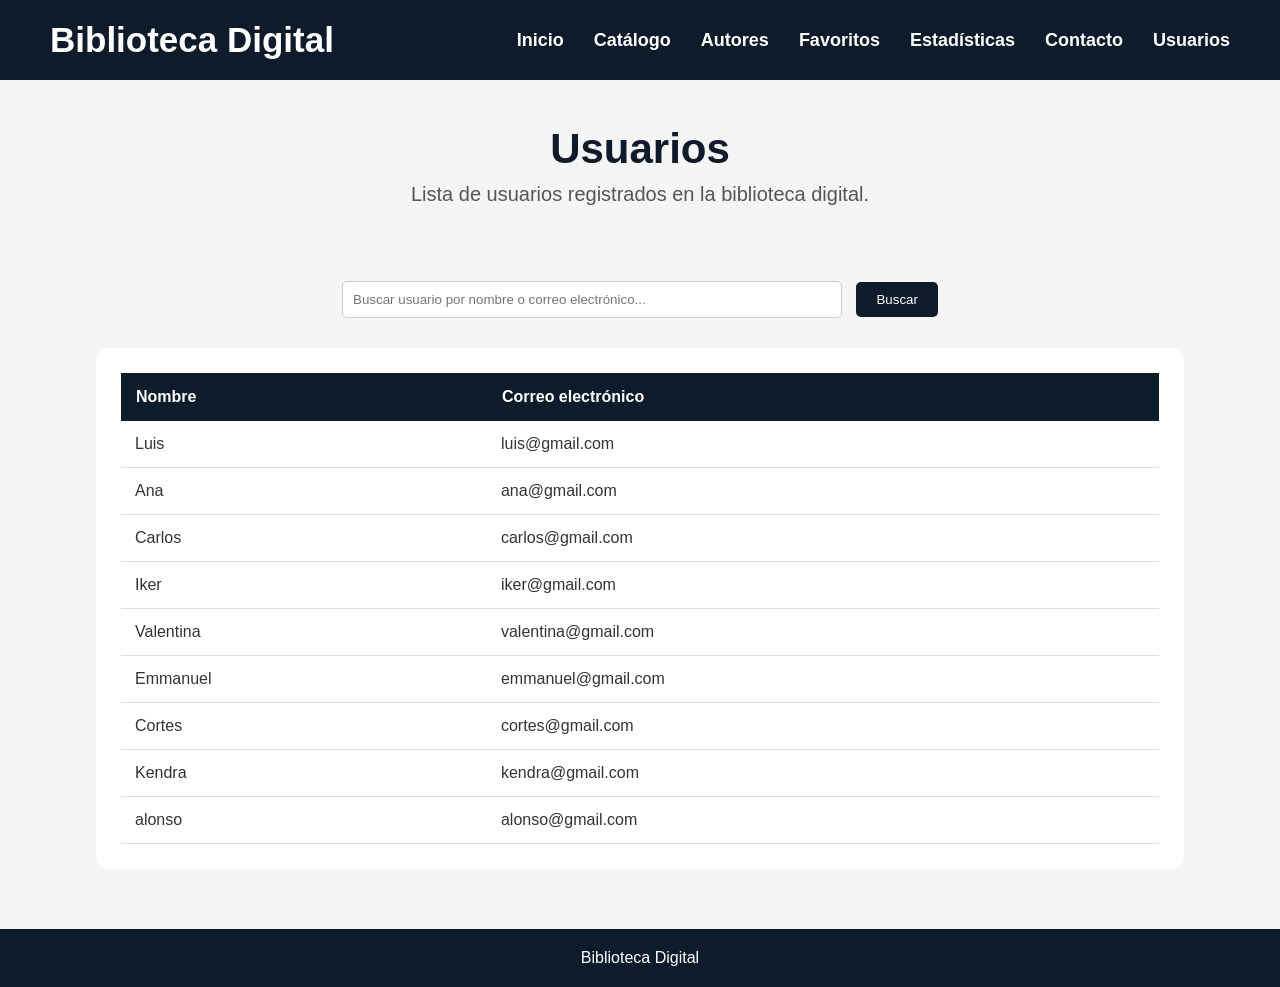
<file: HTML/Usuarios.html>
<!DOCTYPE html>
<html lang="es">
<head>
    <meta charset="UTF-8">
    <meta name="viewport" content="width=device-width, initial-scale=1.0">
    <title>Usuarios</title>
    <link rel="stylesheet" href="../CSS/usuarios.css">
</head>
<body>
    <header>
        <div class="logo">
            <h1>Biblioteca Digital</h1>
        </div>
        <nav>
            <a href="../index.html">Inicio</a>
            <a href="catalogo.html">Catálogo</a>
            <a href="autores.html">Autores</a>
            <a href="favoritos.html">Favoritos</a>
            <a href="estadisticas.html">Estadísticas</a>
            <a href="contacto.html">Contacto</a>
            <a href="usuarios.html">Usuarios</a>
        </nav>
    </header>
    <main>

        <section class="titulo-usuarios">
            <h2>Usuarios</h2>
            <p>Lista de usuarios registrados en la biblioteca digital.</p>
        </section>

        <section class="busqueda">
            <input type="text" id="buscarUsuario" placeholder="Buscar usuario por nombre o correo electrónico...">
            <button id="btnBuscar">Buscar</button>
        </section>

        <section class="tabla-usuarios">
            <table>
                <thead>
                    <tr>
                        <th>Nombre</th>
                        <th>Correo electrónico</th>
                    </tr>
                </thead>
                <tbody id="tablaUsuarios"></tbody>
            </table>
        </section>
    </main>

    <footer>
        <p>Biblioteca Digital</p>
    </footer>

    <script src="../JavaScript/usuarios.js"></script>
    
</body>

</html>
</file>
<file: CSS/inicio.css>
* {
    margin: 0;
    padding: 0;
    box-sizing: border-box;
}

body {
    font-family: Arial, Helvetica, sans-serif;
    background-color: #f5f5f5;
}


header {
    background-color: #0d1b2a;
    color: white;
    padding: 20px 50px;
}

.logo h1 {
    font-size: 35px;
}


.bienvenida {
    display: flex;
    justify-content: space-between;
    align-items: center;

    padding: 60px;
}

.texto {
    width: 50%;
}

.texto h2 {
    font-size: 55px;
    margin-bottom: 20px;
    color: #0d1b2a;
}

.texto p {
    font-size: 22px;
    color: #444;
}

.imagen img {
    width: 450px;
}

.populares {
    padding: 40px 60px;
    text-align: center;
}

.populares h2 {
    font-size: 35px;
    color: #0d1b2a;
    margin-bottom: 30px;
}

.contenedor-libros {
    display: flex;
    justify-content: center;
    gap: 40px;
}

.libro {
    background-color: white;
    width: 230px;
    padding: 15px;
    border-radius: 12px;
    text-align: left;
}

.libro img {
    width: 100%;
    height: 300px;
    border-radius: 8px;
}

.libro h3 {
    margin-top: 12px;
    color: #0d1b2a;
}

.libro p {
    color: #555;
    margin: 5px 0;
}

.libro span {
    font-size: 14px;
    color: #777;
}

header {
    display: flex;
    justify-content: space-between;
    align-items: center;
}

nav {
    display: flex;
    gap: 30px;
}

nav a {
    color: white;
    text-decoration: none;
    font-size: 18px;
    font-weight: bold;

    transition: 0.3s;
}

nav a:hover {
    color: #c7d3e0;
}

footer{
    background-color: #0d1b2a;
    color: white;
    text-align: center;
    padding: 20px;
}


/*AQUI EMPIEZA EL MEDIA QUERY*/

@media(max-width: 768px){

    header{
        flex-direction: column;
        text-align: center;
        gap: 15px;
    }

    nav{
        flex-direction: column;
        gap: 10px;
        margin-top: 10px;
    }

    .logo h1{
        font-size: 28px;
    }

    .bienvenida{
        flex-direction: column;
        text-align: center;
        padding: 30px;
    }

    .texto{
        width: 100%;
    }

    .texto h2{
        font-size: 38px;
    }

    .texto p{
        font-size: 18px;
    }

    .imagen img{
        width: 250px;
        margin-top: 20px;
    }

    .populares{
        padding: 30px;
    }

    .contenedor-libros{
        flex-direction: column;
        align-items: center;
    }

    .libro{
        width: 90%;
        max-width: 300px;
    }

    footer{
        font-size: 14px;
    }
}
</file>
<file: CSS/autores.css>
* {
    margin: 0;
    padding: 0;
    box-sizing: border-box;
}

body {
    font-family: Arial, Helvetica, sans-serif;
    background-color: #f5f5f5;
}

header {
    background-color: #0d1b2a;
    color: white;
    padding: 20px 50px;

    display: flex;
    justify-content: space-between;
    align-items: center;
}

.logo h1 {
    font-size: 35px;
}

nav {
    display: flex;
    gap: 30px;
}

nav a {
    color: white;
    text-decoration: none;
    font-size: 18px;
    font-weight: bold;
}

nav a:hover {
    color: #c7d3e0;
}

.titulo-autores {
    text-align: center;
    padding: 45px 20px;
}

.titulo-autores h2 {
    font-size: 42px;
    color: #0d1b2a;
}

.titulo-autores p {
    font-size: 20px;
    color: #555;
    margin-top: 10px;
}


.tabla-autores {
    width: 85%;
    margin: 20px auto 60px;
    background-color: white;
    padding: 25px;
    border-radius: 12px;
}

.tabla-autores table {
    width: 100%;
    border-collapse: collapse;
}

.tabla-autores th {
    background-color: #0d1b2a;
    color: white;
    padding: 15px;
    text-align: left;
}

.tabla-autores td {
    padding: 14px;
    border-bottom: 1px solid #ddd;
    color: #333;
}

.tabla-autores tr:hover {
    background-color: #f0f4f8;
}

.busqueda {
    text-align: center;
    margin: 30px 0;
}

.busqueda input {
    padding: 10px;
    width: 500px;
    border: 1px solid #ccc;
    border-radius: 5px;
}

.busqueda button {
    padding: 10px 20px;
    margin-left: 10px;
    background-color: #0d1b2a;
    color: white;
    border: none;
    border-radius: 5px;
    cursor: pointer;
}

.busqueda button:hover {
    background-color: #1b263b;
}


footer {
    background-color: #0d1b2a;
    color: white;
    text-align: center;
    padding: 20px;
}



/*AQUI EMPIEZA EL MEDIA QUERY*/

@media(max-width: 768px){

    header{
        flex-direction: column;
        gap: 15px;
        text-align: center;
    }

    nav{
        flex-direction: column;
        gap: 10px;
    }

    .logo h1{
        font-size: 28px;
    }

    table{
        font-size: 14px;
    }

    th, td{
        padding: 10px;
    }

    img{
        max-width: 100%;
    }
    
    .tabla-autores{
        width: 95%;
        overflow-x: auto;
    }

    .busqueda input{
        width: 80%;
        margin-bottom: 10px;
    }

    .busqueda button{
        width: 80%;
        margin-left: 0;
    }
}
</file>
<file: CSS/catalogo.css>
* {
    margin: 0;
    padding: 0;
    box-sizing: border-box;
}

body {
    font-family: Arial, Helvetica, sans-serif;
    background-color: #f5f5f5;
}

header {
    background-color: #0d1b2a;
    color: white;
    padding: 20px 50px;

    display: flex;
    justify-content: space-between;
    align-items: center;
}

.logo h1 {
    font-size: 35px;
}

nav {
    display: flex;
    gap: 30px;
}

nav a {
    color: white;
    text-decoration: none;
    font-size: 18px;
    font-weight: bold;
}

.titulo-catalogo {
    text-align: center;
    padding: 40px 20px;
}

.titulo-catalogo h2 {
    font-size: 42px;
    color: #0d1b2a;
}

.titulo-catalogo p {
    font-size: 20px;
    color: #555;
    margin-top: 10px;
}

.tabla-catalogo {
    width: 90%;
    margin: 40px auto;
}

.tabla-catalogo table {
    width: 100%;
    border-collapse: collapse;
    background-color: white;
    border-radius: 12px;
    overflow: hidden;
}

.tabla-catalogo th {
    background-color: #0d1b2a;
    color: white;
    padding: 15px;
    font-size: 18px;
    text-align: center;
}

.tabla-catalogo td {
    padding: 15px;
    text-align: center;
    border-bottom: 1px solid #ddd;
    color: #333;
}

.tabla-catalogo tr:hover {
    background-color: #f0f4f8;
}

.tabla-catalogo img {
    width: 80px;
    height: 120px;
    object-fit: cover;
    border-radius: 8px;
}

.tabla-catalogo a {
    background-color: #0d1b2a;
    color: white;
    text-decoration: none;

    padding: 10px 15px;
    border-radius: 8px;

    font-weight: bold;
}

.tabla-catalogo a:hover {
    background-color: #1b263b;
}

.busqueda {
    text-align: center;
    margin: 30px 0;
}

.busqueda input {
    padding: 10px;
    width: 300px;
    border: 1px solid #ccc;
    border-radius: 5px;
}

.busqueda button {
    padding: 10px 20px;
    margin-left: 10px;
    background-color: #0d1b2a;
    color: white;
    border: none;
    border-radius: 5px;
    cursor: pointer;
}

.busqueda button:hover {
    background-color: #1b263b;
}

footer {
    background-color: #0d1b2a;
    color: white;
    text-align: center;
    padding: 20px;
}





/* AQUI EMPIEZA EL MEDIA QUERY */

@media(max-width: 768px){

    header{
        flex-direction: column;
        gap: 15px;
        text-align: center;
    }

    nav{
        flex-direction: column;
        gap: 10px;
    }

    .logo h1{
        font-size: 28px;
    }

    img{
        max-width: 100%;
    }

    .busqueda input{
        width: 80%;
        margin-bottom: 10px;
    }

    .busqueda button{
        width: 80%;
        margin-left: 0;
    }


    table,
    thead,
    tbody,
    tr,
    th,
    td{
        display: block;
    }

    thead{
        display: none;
    }

    tr{
        background-color: white;
        margin-bottom: 20px;
        padding: 15px;
        border-radius: 12px;
    }

    td{
        position: relative;
        padding: 10px 10px 10px 45%;
        border: none;
        text-align: left;
    }

    td::before{
        content: attr(data-label);
        position: absolute;
        left: 10px;
        top: 10px;
        font-weight: bold;
    }

    td[data-label="Imagen"]{
        padding-left: 10px;
        text-align: center;
    }

    td[data-label="Imagen"]::before{
        display: none;
    }

    td[data-label="Acciones"]{
        padding-left: 10px;
        text-align: center;
    }

    td[data-label="Acciones"]::before{
        display: none;
    }
}
</file>
<file: CSS/contacto.css>
* {
    margin: 0;
    padding: 0;
    box-sizing: border-box;
}

body {
    font-family: Arial, Helvetica, sans-serif;
    background-color: #f5f5f5;
}

header {
    background-color: #0d1b2a;
    color: white;
    padding: 20px 50px;

    display: flex;
    justify-content: space-between;
    align-items: center;
}

.logo h1 {
    font-size: 35px;
}

nav {
    display: flex;
    gap: 30px;
}

nav a {
    color: white;
    text-decoration: none;
    font-size: 18px;
    font-weight: bold;
}

.titulo-contacto {
    text-align: center;
    padding: 45px 20px;
}

.titulo-contacto h2 {
    font-size: 42px;
    color: #0d1b2a;
}

.titulo-contacto p {
    font-size: 20px;
    color: #555;
    margin-top: 10px;
}

.contenedor-contacto {
    display: flex;
    justify-content: center;
    padding: 20px 60px 60px;
}

.formulario {
    background-color: white;
    width: 500px;
    padding: 30px;
    border-radius: 12px;
}

.formulario label {
    display: block;
    font-size: 18px;
    color: #0d1b2a;
    font-weight: bold;
    margin-bottom: 8px;
}

.formulario input,
.formulario textarea {
    width: 100%;
    padding: 12px;
    margin-bottom: 18px;

    border: 1px solid #ccc;
    border-radius: 8px;

    font-size: 16px;

    resize: vertical;
}

.formulario button {
    width: 100%;
    background-color: #0d1b2a;
    color: white;

    border: none;
    padding: 13px;

    border-radius: 8px;

    font-size: 18px;
    font-weight: bold;
    cursor: pointer;
}

footer {
    background-color: #0d1b2a;
    color: white;
    text-align: center;
    padding: 18px;
    margin-top: 40px;
}





/*AQUI EMPIEZA EL MEDIA QUERY*/

@media(max-width: 768px){

    header{
        flex-direction: column;
        text-align: center;
        gap: 15px;
    }

    nav{
        flex-direction: column;
        gap: 10px;
        margin-top: 10px;
    }

    .logo h1{
        font-size: 28px;
    }

    .titulo-contacto h2{
        font-size: 32px;
    }

    .titulo-contacto p{
        font-size: 18px;
    }

    .contenedor-contacto{
        padding: 20px;
    }

    .formulario{
        width: 100%;
        padding: 20px;
    }

    .formulario label{
        font-size: 16px;
    }

    .formulario input,
    .formulario textarea{
        font-size: 14px;
    }

    .formulario button{
        width: 100%;
    }

    footer{
        font-size: 14px;
    }
}
</file>
<file: CSS/detalle-libro.css>
*{
    margin: 0;
    padding: 0;
    box-sizing: border-box;
}

body{
    font-family: Arial, Helvetica, sans-serif;
    background-color: #f5f5f5;
}

header{
    background-color: #0d1b2a;
    color: white;
    padding: 20px 50px;

    display: flex;
    justify-content: space-between;
    align-items: center;
}

.logo h1{
    font-size: 35px;
}

nav{
    display: flex;
    gap: 30px;
}

nav a{
    color: white;
    text-decoration: none;
    font-size: 18px;
    font-weight: bold;
}

nav a:hover{
    color: #c7d3e0;
}

.detalle{
    display: flex;
    gap: 50px;
    padding: 60px;
    align-items: center;
    justify-content: center;
}

.portada img{
    width: 330px;
    height: 480px;
    object-fit: cover;
    border-radius: 12px;
}

.informacion{
    background-color: white;
    width: 600px;
    padding: 35px;
    border-radius: 12px;
}

.informacion h2{
    font-size: 40px;
    color: #0d1b2a;
    margin-bottom: 10px;
}

.informacion h3{
    font-size: 24px;
    color: #555;
    margin-bottom: 25px;
}

.datos p{
    font-size: 18px;
    color: #333;
    margin-bottom: 8px;
}

.descripcion{
    margin-top: 25px;
}

.descripcion h4{
    font-size: 24px;
    color: #0d1b2a;
    margin-bottom: 10px;
}

.descripcion p{
    font-size: 18px;
    color: #444;
    line-height: 1.5;
}

.btn-regresar{
    display: inline-block;
    margin-top: 25px;

    background-color: #0d1b2a;
    color: white;

    text-decoration: none;

    padding: 12px 18px;
    border-radius: 8px;

    font-weight: bold;
}

footer{
    background-color: #0d1b2a;
    color: white;
    text-align: center;
    padding: 20px;
}




/*AQUI EMPIEZA EL MEDIA QUERY*/

@media(max-width: 768px){

    header{
        flex-direction: column;
        text-align: center;
        gap: 15px;
    }

    nav{
        flex-direction: column;
        gap: 10px;
        margin-top: 10px;
    }

    .logo h1{
        font-size: 28px;
    }

    .detalle{
        flex-direction: column;
        align-items: center;
        padding: 20px;
    }

    .portada{
        margin-bottom: 20px;
    }

    .portada img{
        width: 250px;
        height: auto;
    }

    .informacion{
        width: 100%;
        text-align: center;
    }

    .informacion h2{
        font-size: 28px;
    }

    .informacion h3{
        font-size: 20px;
    }

    .datos{
        text-align: left;
    }

    .descripcion{
        text-align: justify;
    }

    .btn-regresar{
        display: block;
        width: 100%;
        text-align: center;
        margin-top: 20px;
    }

    footer{
        font-size: 14px;
    }
}
</file>
<file: CSS/estadisticas.css>
* {
    margin: 0;
    padding: 0;
    box-sizing: border-box;
}

body {
    font-family: Arial, Helvetica, sans-serif;
    background-color: #f5f5f5;
}

header {
    background-color: #0d1b2a;
    color: white;
    padding: 20px 50px;

    display: flex;
    justify-content: space-between;
    align-items: center;
}

.logo h1 {
    font-size: 35px;
}

nav {
    display: flex;
    gap: 30px;
}

nav a {
    color: white;
    text-decoration: none;
    font-size: 18px;
    font-weight: bold;
}

nav a:hover {
    color: #c7d3e0;
}

.titulo-estadisticas {
    text-align: center;
    padding: 45px 20px;
}

.titulo-estadisticas h2 {
    font-size: 42px;
    color: #0d1b2a;
}

.titulo-estadisticas p {
    font-size: 20px;
    color: #555;
    margin-top: 10px;
}

.tarjetas {
    display: flex;
    justify-content: center;
    gap: 30px;
    flex-wrap: wrap;

    padding: 20px 60px;
}

.tarjeta {
    background-color: white;
    width: 220px;
    padding: 25px;
    border-radius: 12px;
    text-align: center;
}

.tarjeta h3 {
    font-size: 40px;
    margin-bottom: 10px;
}

.tarjeta h4 {
    font-size: 32px;
    color: #0d1b2a;
    margin-bottom: 8px;
}

.tarjeta p {
    font-size: 17px;
    color: #555;
}

.mas-vistos {
    background-color: white;
    width: 70%;
    margin: 35px auto;
    padding: 30px;
    border-radius: 12px;
}

.mas-vistos h2 {
    text-align: center;
    color: #0d1b2a;
    font-size: 32px;
    margin-bottom: 25px;
}

.barra {
    margin-bottom: 20px;
}

.barra p {
    font-size: 18px;
    color: #0d1b2a;
    font-weight: bold;
    margin-bottom: 8px;
}

.progreso {
    background-color: #ddd;
    height: 18px;
    border-radius: 20px;
    overflow: hidden;
}

.relleno {
    background-color: #0d1b2a;
    height: 100%;
}

.relleno1 {
    width: 100%;
}

.relleno2 {
    width: 80%;
}

.relleno3 {
    width: 70%;
}

.barra span {
    display: block;
    margin-top: 5px;
    color: #555;
}

footer{
    background-color: #0d1b2a;
    color: white;
    text-align: center;
    padding: 20px;
}




/*AQUI EMPIEZA EL MEDIA QUERY*/

@media(max-width: 768px){

    header{
        flex-direction: column;
        text-align: center;
        gap: 15px;
    }

    nav{
        flex-direction: column;
        gap: 10px;
        margin-top: 10px;
    }

    .logo h1{
        font-size: 28px;
    }

    .titulo-estadisticas h2{
        font-size: 32px;
    }

    .titulo-estadisticas p{
        font-size: 18px;
    }

    .tarjetas{
        flex-direction: column;
        align-items: center;
        gap: 20px;
    }

    .tarjeta{
        width: 90%;
        max-width: 300px;
    }

    .mas-vistos{
        width: 95%;
        margin: auto;
    }

    .barra p,
    .barra span{
        font-size: 14px;
    }

    .progreso{
        width: 100%;
    }

    footer{
        font-size: 14px;
    }
}
</file>
<file: CSS/favoritos.css>
*{
    margin: 0;
    padding: 0;
    box-sizing: border-box;
}

body{
    font-family: Arial, Helvetica, sans-serif;
    background-color: #f5f5f5;
}

header{
    background-color: #0d1b2a;
    color: white;
    padding: 20px 50px;

    display: flex;
    justify-content: space-between;
    align-items: center;
}

.logo h1{
    font-size: 35px;
}

nav{
    display: flex;
    gap: 30px;
}

nav a{
    color: white;
    text-decoration: none;
    font-size: 18px;
    font-weight: bold;
}

.titulo-favoritos{
    text-align: center;
    padding: 45px 20px;
}

.titulo-favoritos h2{
    font-size: 42px;
    color: #0d1b2a;
}

.titulo-favoritos p{
    font-size: 20px;
    color: #555;
    margin-top: 10px;
}

.tabla-favoritos {
    width: 90%;
    margin: 40px auto;
}

.tabla-favoritos table {
    width: 100%;
    border-collapse: collapse;
    background-color: white;
    border-radius: 12px;
    overflow: hidden;
}

.tabla-favoritos th {
    background-color: #0d1b2a;
    color: white;
    padding: 15px;
    font-size: 18px;
    text-align: center;
}

.tabla-favoritos td {
    padding: 15px;
    text-align: center;
    border-bottom: 1px solid #ddd;
    color: #333;
}

.tabla-favoritos tr:hover {
    background-color: #f0f4f8;
}

.tabla-favoritos img {
    width: 80px;
    height: 120px;
    object-fit: cover;
    border-radius: 8px;
}

.busqueda {
    text-align: center;
    margin: 30px 0;
}

.busqueda input {
    padding: 10px;
    width: 300px;
    border: 1px solid #ccc;
    border-radius: 5px;
}

.busqueda button {
    padding: 10px 20px;
    margin-left: 10px;
    background-color: #0d1b2a;
    color: white;
    border: none;
    border-radius: 5px;
    cursor: pointer;
}

.busqueda button:hover {
    background-color: #1b263b;
}

.tabla-favoritos a {
    background-color: #0d1b2a;
    color: white;
    text-decoration: none;

    padding: 10px 15px;
    border-radius: 8px;

    font-weight: bold;
}

.tabla-favoritos a:hover {
    background-color: #1b263b;
}

footer{
    background-color: #0d1b2a;
    color: white;
    text-align: center;
    padding: 18px;
    margin-top: 40px;
}



/* AQUI EMPIEZA EL MEDIA QUERY */

@media(max-width: 768px){

    header{
        flex-direction: column;
        gap: 15px;
        text-align: center;
    }

    nav{
        flex-direction: column;
        gap: 10px;
    }

    .logo h1{
        font-size: 28px;
    }

    img{
        max-width: 100%;
    }

    .busqueda input{
        width: 80%;
        margin-bottom: 10px;
    }

    .busqueda button{
        width: 80%;
        margin-left: 0;
    }


    table,
    thead,
    tbody,
    tr,
    th,
    td{
        display: block;
    }

    thead{
        display: none;
    }

    tr{
        background-color: white;
        margin-bottom: 20px;
        padding: 15px;
        border-radius: 12px;
    }

    td{
        position: relative;
        padding: 10px 10px 10px 45%;
        border: none;
        text-align: left;
    }

    td::before{
        content: attr(data-label);
        position: absolute;
        left: 10px;
        top: 10px;
        font-weight: bold;
    }

    td[data-label="Imagen"]{
        padding-left: 10px;
        text-align: center;
    }

    td[data-label="Imagen"]::before{
        display: none;
    }

    td[data-label="Acciones"]{
        padding-left: 10px;
        text-align: center;
    }

    td[data-label="Acciones"]::before{
        display: none;
    }
}
</file>
<file: CSS/usuarios.css>
* {
    margin: 0;
    padding: 0;
    box-sizing: border-box;
}

body {
    font-family: Arial, Helvetica, sans-serif;
    background-color: #f5f5f5;
}

header {
    background-color: #0d1b2a;
    color: white;
    padding: 20px 50px;

    display: flex;
    justify-content: space-between;
    align-items: center;
}

.logo h1 {
    font-size: 35px;
}

nav {
    display: flex;
    gap: 30px;
}

nav a {
    color: white;
    text-decoration: none;
    font-size: 18px;
    font-weight: bold;
}

.titulo-usuarios {
    text-align: center;
    padding: 45px 20px;
}

.titulo-usuarios h2 {
    font-size: 42px;
    color: #0d1b2a;
}

.titulo-usuarios p {
    font-size: 20px;
    color: #555;
    margin-top: 10px;
}


.tabla-usuarios {
    width: 85%;
    margin: 20px auto 60px;
    background-color: white;
    padding: 25px;
    border-radius: 12px;
}

.tabla-usuarios table {
    width: 100%;
    border-collapse: collapse;
}

.tabla-usuarios th {
    background-color: #0d1b2a;
    color: white;
    padding: 15px;
    text-align: left;
}

.tabla-usuarios td {
    padding: 14px;
    border-bottom: 1px solid #ddd;
    color: #333;
}

.tabla-usuarios tr:hover {
    background-color: #f0f4f8;
}

.busqueda {
    text-align: center;
    margin: 30px 0;
}

.busqueda input {
    padding: 10px;
    width: 500px;
    border: 1px solid #ccc;
    border-radius: 5px;
}

.busqueda button {
    padding: 10px 20px;
    margin-left: 10px;
    background-color: #0d1b2a;
    color: white;
    border: none;
    border-radius: 5px;
    cursor: pointer;
}

.busqueda button:hover {
    background-color: #1b263b;
}


footer {
    background-color: #0d1b2a;
    color: white;
    text-align: center;
    padding: 20px;
}



/*AQUI EMPIEZA EL MEDIA QUERY*/

@media(max-width: 768px){

    header{
        flex-direction: column;
        gap: 15px;
        text-align: center;
    }

    nav{
        flex-direction: column;
        gap: 10px;
    }

    .logo h1{
        font-size: 28px;
    }

    table{
        font-size: 14px;
    }

    th, td{
        padding: 10px;
    }

    img{
        max-width: 100%;
    }
    
    .tabla-usuarios{
        width: 95%;
        overflow-x: auto;
    }

    .busqueda input{
        width: 80%;
        margin-bottom: 10px;
    }

    .busqueda button{
        width: 80%;
        margin-left: 0;
    }
}
</file>
